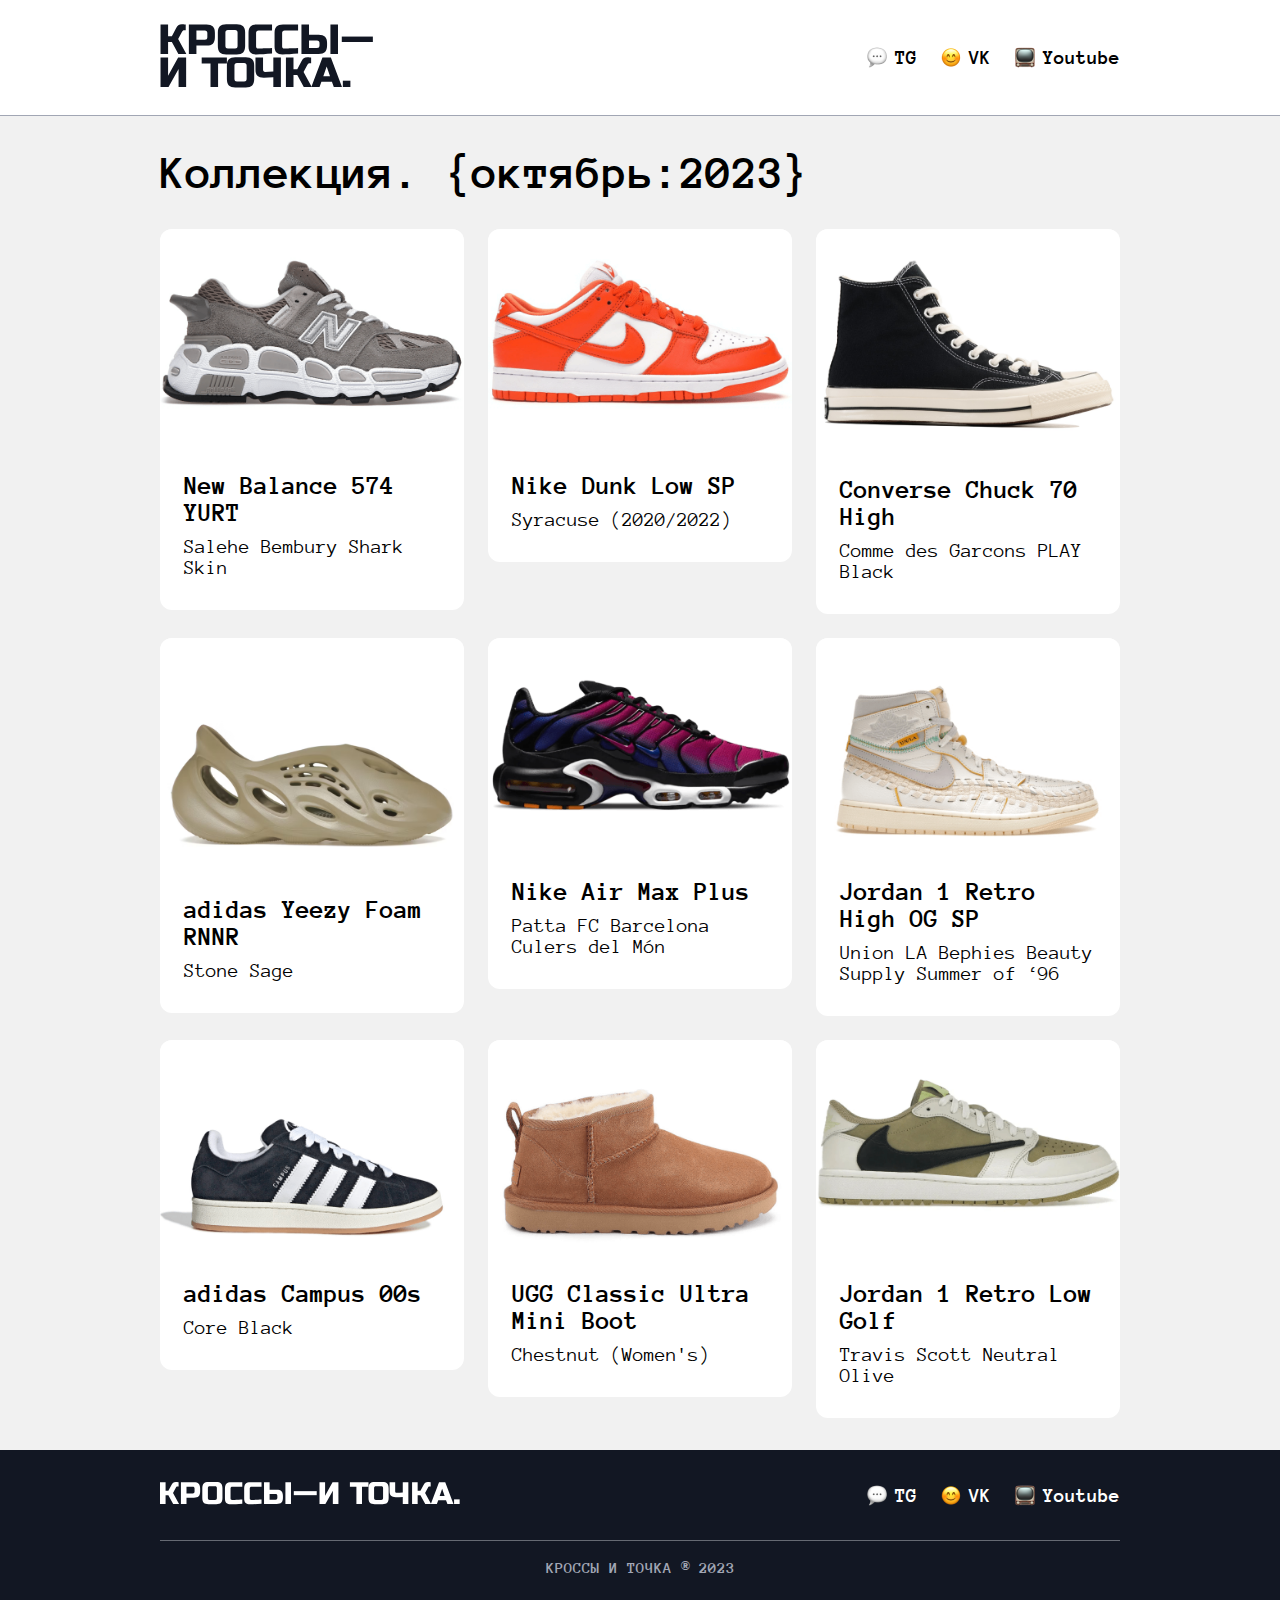
<file: index.html>
<!DOCTYPE html>
<html lang="ru">
  <head>
    <meta charset="UTF-8">
    <meta name="viewport" content="width=device-width, initial-scale=1.0">
    <title>Кроссы — и точка</title>
    <link rel="shortcut icon" href="images/icon.png" type="image/x-icon">
    <link rel="preconnect" href="https://fonts.googleapis.com">
    <link rel="preconnect" href="https://fonts.gstatic.com" crossorigin>
    <link href="https://fonts.googleapis.com/css2?family=Anonymous+Pro:wght@400;700&display=swap" rel="stylesheet">
    <link rel="stylesheet" href="styles/base.css">
    <link rel="stylesheet" href="styles/style_index.css"/>
  </head>
  <body>
    <header class="header">
      <div class="header_content">
        <a href="index.html"><img class="logo" src="images/logo.svg" alt="logo"></a>
        <ul class="social flex">
          <li><a href="https://t.me/lkmszd" class="icons">
            <img src="images/chat.png" alt="chat">
            TG
          </a></li>
          <li><a href="https://vk.com/lkmszd" class="icons">
            <img src="images/smile.png" alt="smile">
            VK
          </a></li>
          <li><a href="https://www.youtube.com/watch?v=dQw4w9WgXcQ" class="icons">
            <img src="images/tv.png" alt="tv">
            Youtube
          </a></li>
        </ul>
      </div>
    </header>
    <main>
      <h1>Коллекция. {октябрь:2023}</h1>
      <nav class="content flex">
        <div class="sneaker linked">
          <a href="pages/crocs_1.html" class="sneaker-link">
            <img alt="New Balance 574 YURT" src="images/index/6.png" class="container_image" />
            <div class="text flex">
              <h3 class="container__title">New Balance 574 YURT</h3>
              <p class="container__text">Salehe Bembury Shark Skin</p>
            </div>
          </a>
        </div>
        <div class="sneaker linked">
          <a href="pages/crocs_2.html" class="sneaker-link">
            <img alt="Nike Dunk Low SP" src="images/index/7.png" class="container_image" />
            <div class="text flex">
              <h3 class="container__title">Nike Dunk Low SP</h3>
              <p class="container__text">Syracuse (2020/2022)</p>
            </div>
          </a>
        </div>
        <div class="sneaker linked">
          <a href="pages/crocs_3.html" class="sneaker-link">
            <img alt="Converse Chuck Taylor All Star 70 Hi" src="images/index/10.png" class="container_image" />
            <div class="text flex">
              <h3 class="container__title">Converse Chuck 70 High</h3>
              <p class="container__text">Comme des Garcons PLAY Black</p>
            </div>
          </a>
        </div>
        <div class="sneaker">
          <img alt="adidas Yeezy Foam RNNR" src="images/index/9.png" class="container_image" />
          <div class="text flex">
            <h3 class="container__title">adidas Yeezy Foam RNNR</h3>
            <p class="container__text">Stone Sage</p>
          </div>
        </div>
        <div class="sneaker">
          <img alt="Nike Air Max Plus" src="images/index/1.png" class="container_image" />
          <div class="text flex">
            <h3 class="container__title">Nike Air Max Plus</h3>
            <p class="container__text">Patta FC Barcelona Culers del Món</p>
          </div>
        </div>
        <div class="sneaker">
          <img alt="Jordan 1 Retro High OG SP" src="images/index/2.png" class="container_image" />
          <div class="text flex">
            <h3 class="container__title">Jordan 1 Retro High OG SP</h3>
            <p class="container__text">Union LA Bephies Beauty Supply Summer of ‘96</p>
          </div>
        </div>
        <div class="sneaker">
          <img alt="adidas Campus 00s" src="images/index/3.png" class="container_image" />
          <div class="text flex">
            <h3 class="container__title">adidas Campus 00s</h3>
            <p class="container__text">Core Black</p>
          </div>
        </div>
        <div class="sneaker">
          <img alt="UGG Classic Ultra Mini Boot" src="images/index/5.png" class="container_image" />
          <div class="text flex">
            <h3 class="container__title">UGG Classic Ultra Mini Boot</h3>
            <p class="container__text">Chestnut (Women's)</p>
          </div>
        </div>
        <div class="sneaker">
          <img alt="Jordan 1 Retro Low Golf" src="images/index/8.png" class="container_image" />
          <div class="text flex">
            <h3 class="container__title">Jordan 1 Retro Low Golf</h3>
            <p class="container__text">Travis Scott Neutral Olive</p>
          </div>
        </div>
      </nav>
    </main>
    <footer class="footer">
      <div class="footer_main">
        <div class="footer_content flex">
          <a href="index.html"><img src="images/footer-logo.svg" alt="footer-logo" class="footer-logo"></a>
          <ul class="social flex">
            <li><a href="https://t.me/lkmszd" class="icons">
              <img src="images/chat.png" alt="chat">
              TG
            </a></li>
            <li><a href="https://vk.com/lkmszd" class="icons">
              <img src="images/smile.png" alt="smile">
              VK
            </a></li>
            <li><a href="https://www.youtube.com/watch?v=dQw4w9WgXcQ" class="icons">
              <img src="images/tv.png" alt="tv">
              Youtube
            </a></li>
          </ul>
        </div>
        <div class="footer_copyright">
          <hr class="line" id="footer_line">
          <span class="footer_copyright-text">кроссы и точка ® 2023</span>
        </div>
      </div>
    </footer>
  </body>
</html>
</file>
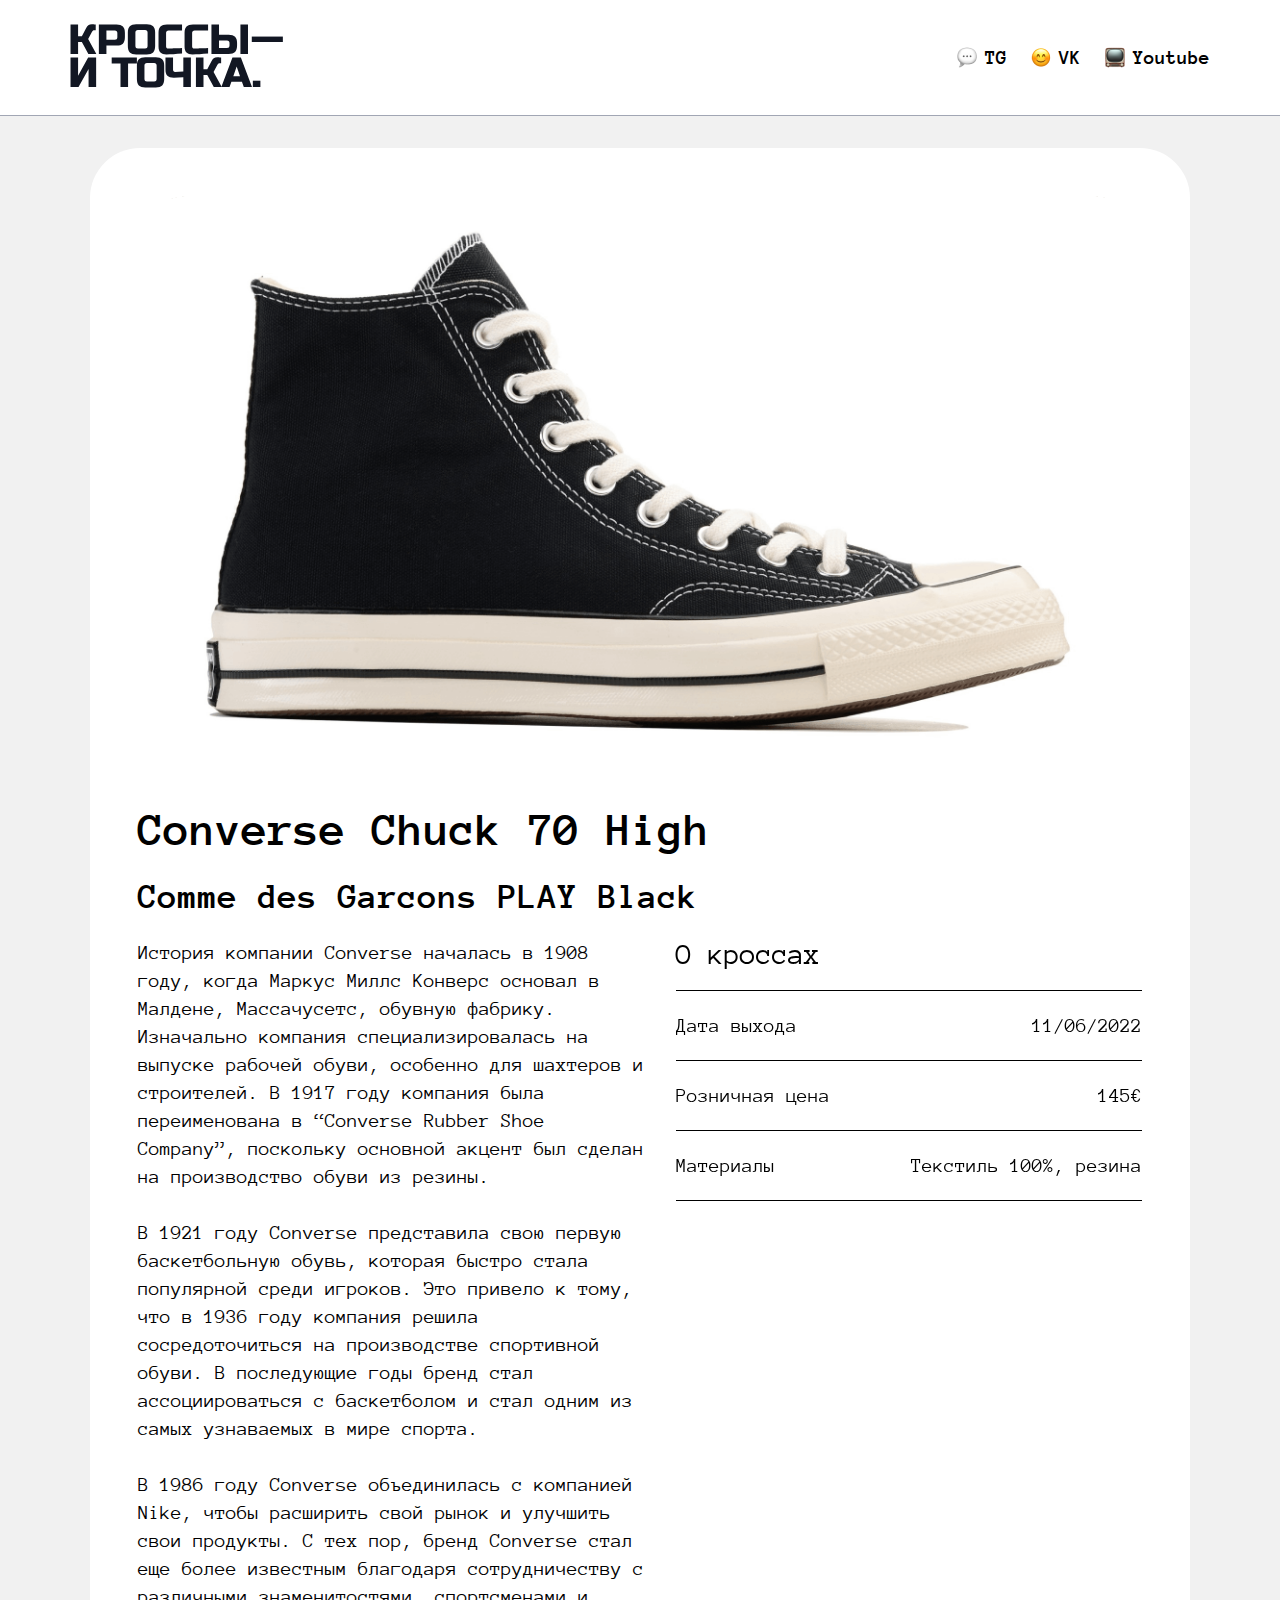
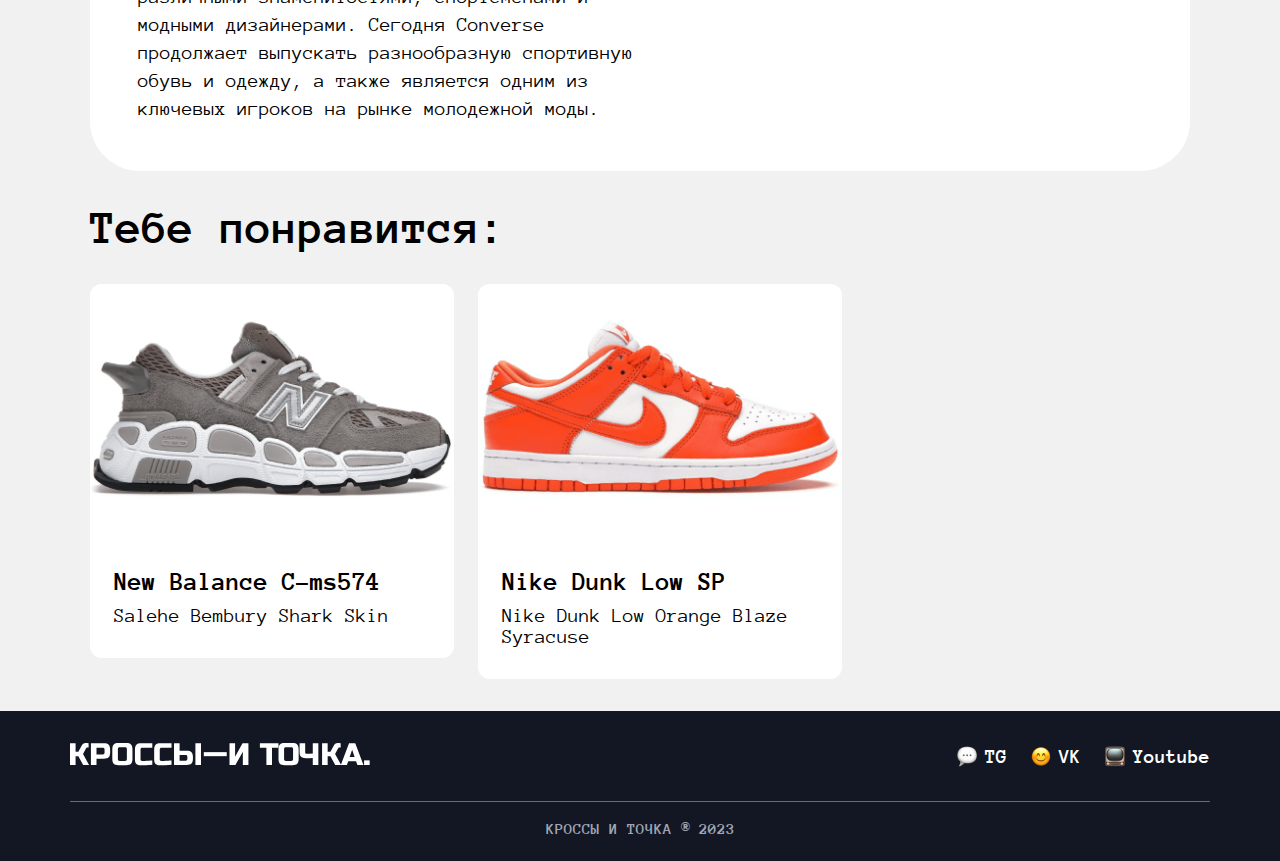
<file: pages/converse.html>
<!DOCTYPE html>
<html lang="ru">
  <head>
    <meta charset="UTF-8">
    <meta name="viewport" content="width=device-width, initial-scale=1.0">
    <title>Кроссы — и точка</title>
    <link rel="shortcut icon" href="../images/icon.png" type="image/x-icon">
    <link rel="preconnect" href="https://fonts.googleapis.com">
    <link rel="preconnect" href="https://fonts.gstatic.com" crossorigin>
    <link href="https://fonts.googleapis.com/css2?family=Anonymous+Pro:wght@400;700&display=swap" rel="stylesheet">
    <link rel="stylesheet" href="../styles/base.css">
    <link rel="stylesheet" href="../styles/style_crocs.css"/>
  </head>
  <body>
    <header class="header">
      <div class="header_content">
        <a href="../index.html"><img class="logo" src="../images/logo.svg" alt="logo"></a>
        <ul class="social flex">
          <li><a href="https://t.me/lkmszd" class="icons">
            <img src="../images/chat.png" alt="chat">
            TG
          </a></li>
          <li><a href="https://vk.com/lkmszd" class="icons">
            <img src="../images/smile.png" alt="smile">
            VK
          </a></li>
          <li><a href="https://www.youtube.com/watch?v=dQw4w9WgXcQ" class="icons">
            <img src="../images/tv.png" alt="tv">
            Youtube
          </a></li>
        </ul>
      </div>
    </header>
    <main>
      <div class="main_crocs">
        <img src="../images/crocs/sneaker-big_3.png" alt="Converse Chuck 70 High" class="main_crocs_image">
        <div class="main_information">
            <h1>Converse Chuck 70 High</h1>
            <h2>Comme des Garcons PLAY Black</h2>
            <div class="main_text">
                <div class="main_text_p">
                    <p style="line-height: 140%">История компании Converse началась в 1908 году, когда Маркус Миллс Конверс основал в Малдене, Массачусетс, обувную фабрику. Изначально компания специализировалась на выпуске рабочей обуви, особенно для шахтеров и строителей. В 1917 году компания была переименована в “Converse Rubber Shoe Company”, поскольку основной акцент был сделан на производство обуви из резины.</p>
                    <p style="line-height: 140%">В 1921 году Converse представила свою первую баскетбольную обувь, которая быстро стала популярной среди игроков. Это привело к тому, что в 1936 году компания решила сосредоточиться на производстве спортивной обуви. В последующие годы бренд стал ассоциироваться с баскетболом и стал одним из самых узнаваемых в мире спорта.</p>
                    <p style="line-height: 140%">В 1986 году Converse объединилась с компанией Nike, чтобы расширить свой рынок и улучшить свои продукты. С тех пор, бренд Converse стал еще более известным благодаря сотрудничеству с различными знаменитостями, спортсменами и модными дизайнерами. Сегодня Converse продолжает выпускать разнообразную спортивную обувь и одежду, а также является одним из ключевых игроков на рынке молодежной моды.</p>
                </div>
                <div class="main_text_info">
                    <h4>О кроссах</h4>
                    <div class="main_text_info_container flex">
                        <hr class="separator"><div class="main_text_info_cont flex">
                            <p>Дата выхода</p>
                            <p>11/06/2022</p>
                        </div><hr class="separator">
                        <div class="main_text_info_cont flex">
                            <p>Розничная цена</p>
                            <p>145€</p>
                        </div><hr class="separator">
                        <div class="main_text_info_cont flex">
                            <p>Материалы</p>
                            <p>Текстиль 100%, резина</p>
                        </div><hr class="separator">
                    </div>
                </div>
            </div>
        </div>
      </div>
      <div class="main_other flex">
        <h1 style="font-weight: 700;">Тебе понравится:</h1>
        <nav class="content flex">
          <div class="sneaker linked">
            <a href="newbalance.html" class="sneaker-link">
              <img alt="New Balance C-ms574" src="../images/index/6.png" class="container_image" />
              <div class="text flex">
                <h3 class="container__title">New Balance C-ms574</h3>
                <p class="container__text">Salehe Bembury Shark Skin</p>
              </div>
            </a>
          </div>
          <div class="sneaker linked">
            <a href="nike.html" class="sneaker-link">
              <img alt="Nike Dunk Low SP" src="../images/index/7.png" class="container_image" />
              <div class="text flex">
                <h3 class="container__title">Nike Dunk Low SP</h3>
                <p class="container__text">Nike Dunk Low Orange Blaze Syracuse</p>
              </div>
            </a>
          </div>
        </nav>
      </div>
    </main>
    <footer class="footer">
      <div class="footer_main">
        <div class="footer_content flex">
          <a href="../index.html"><img src="../images/footer-logo.svg" alt="footer-logo" class="footer-logo"></a>
          <ul class="social flex">
            <li><a href="https://t.me/lkmszd" class="icons">
              <img src="../images/chat.png" alt="chat">
              TG
            </a></li>
            <li><a href="https://vk.com/lkmszd" class="icons">
              <img src="../images/smile.png" alt="smile">
              VK
            </a></li>
            <li><a href="https://www.youtube.com/watch?v=dQw4w9WgXcQ" class="icons">
              <img src="../images/tv.png" alt="tv">
              Youtube
            </a></li>
          </ul>
        </div>
        <div class="footer_copyright">
          <hr class="line" id="footer_line">
          <span class="footer_copyright-text">кроссы и точка ® 2023</span>
        </div>
      </div>
    </footer>
  </body>
</html>
</file>
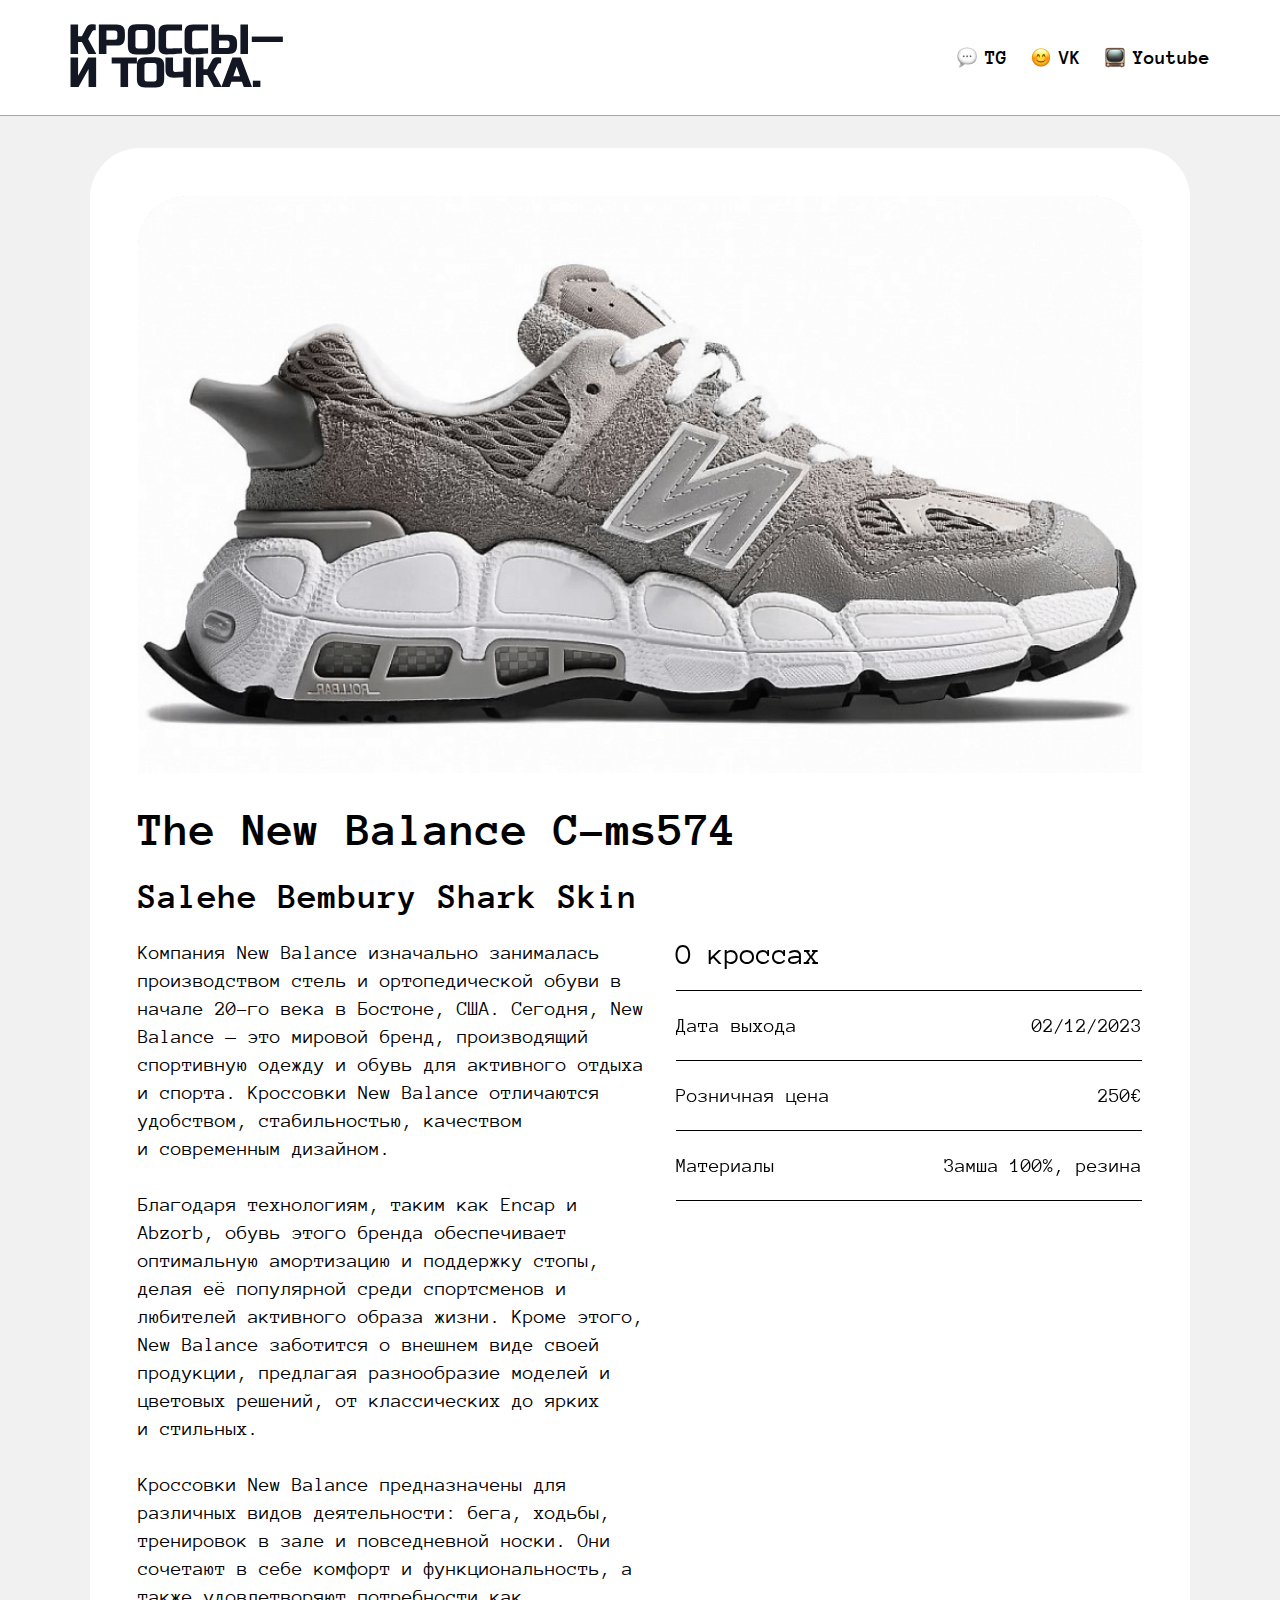
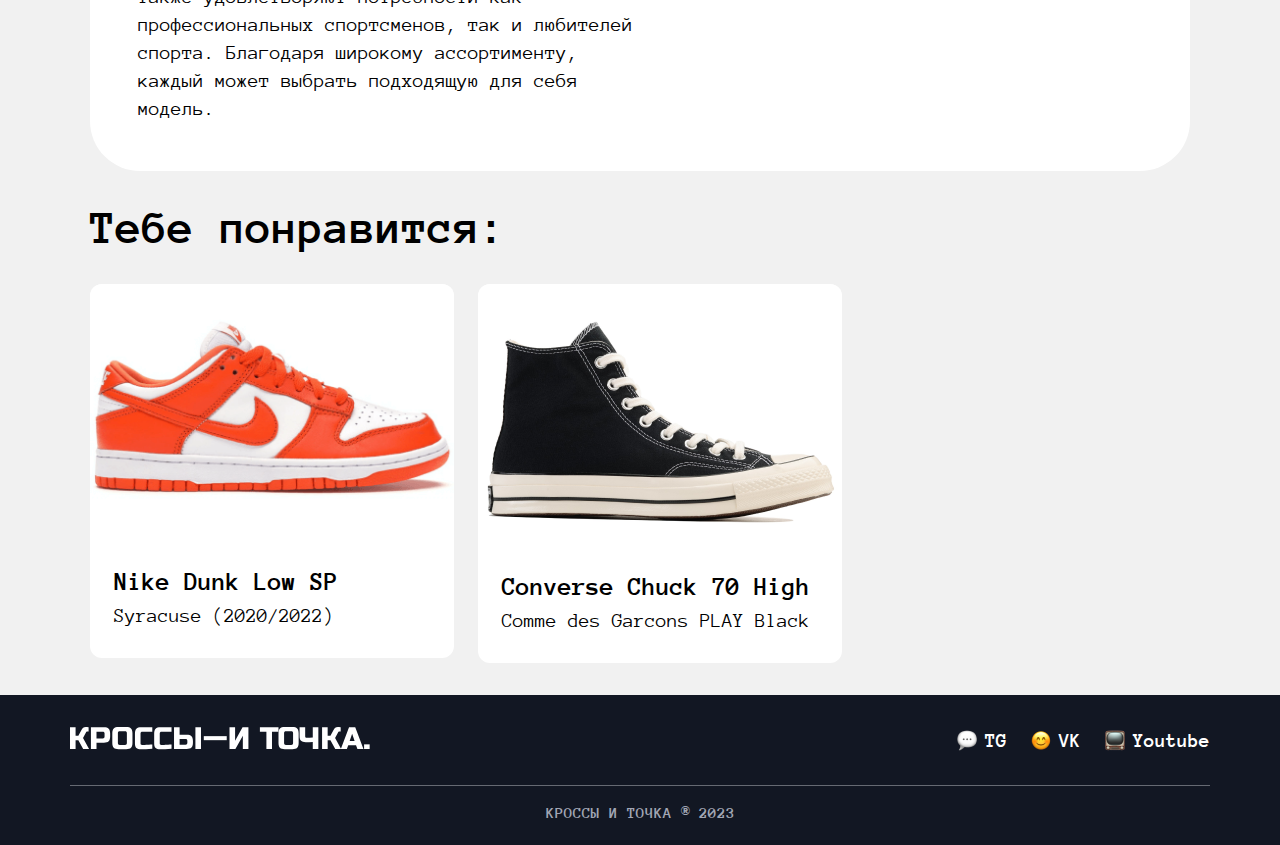
<file: pages/crocs_1.html>
<!DOCTYPE html>
<html lang="ru">
  <head>
    <meta charset="UTF-8">
    <meta name="viewport" content="width=device-width, initial-scale=1.0">
    <title>Кроссы — и точка</title>
    <link rel="shortcut icon" href="../images/icon.png" type="image/x-icon">
    <link rel="preconnect" href="https://fonts.googleapis.com">
    <link rel="preconnect" href="https://fonts.gstatic.com" crossorigin>
    <link href="https://fonts.googleapis.com/css2?family=Anonymous+Pro:wght@400;700&display=swap" rel="stylesheet">
    <link rel="stylesheet" href="../styles/base.css">
    <link rel="stylesheet" href="../styles/style_crocs.css"/>
  </head>
  <body>
    <header class="header">
      <div class="header_content">
        <a href="../index.html"><img class="logo" src="../images/logo.svg" alt="logo"></a>
        <ul class="social flex">
          <li><a href="https://t.me/lkmszd" class="icons">
            <img src="../images/chat.png" alt="chat">
            TG
          </a></li>
          <li><a href="https://vk.com/lkmszd" class="icons">
            <img src="../images/smile.png" alt="smile">
            VK
          </a></li>
          <li><a href="https://www.youtube.com/watch?v=dQw4w9WgXcQ" class="icons">
            <img src="../images/tv.png" alt="tv">
            Youtube
          </a></li>
        </ul>
      </div>
    </header>
    <main>
      <div class="main_crocs">
        <img src="../images/crocs/sneaker-big_1.png" alt="The New Balance C-ms574" class="main_crocs_image">
        <div class="main_information">
            <h1>The New Balance C-ms574</h1>
            <h2>Salehe Bembury Shark Skin</h2>
            <div class="main_text">
                <div class="main_text_p">
                    <p style="line-height: 140%">Компания New Balance изначально занималась производством стель и ортопедической обуви в начале 20-го века в Бостоне, США. Сегодня, New Balance — это мировой бренд, производящий спортивную одежду и обувь для активного отдыха и спорта. Кроссовки New Balance отличаются удобством, стабильностью, качеством и современным дизайном.</p>
                    <p style="line-height: 140%">Благодаря технологиям, таким как Encap и Abzorb, обувь этого бренда обеспечивает оптимальную амортизацию и поддержку стопы, делая её популярной среди спортсменов и любителей активного образа жизни. Кроме этого, New Balance заботится о внешнем виде своей продукции, предлагая разнообразие моделей и цветовых решений, от классических до ярких и стильных.</p>
                    <p style="line-height: 140%">Кроссовки New Balance предназначены для различных видов деятельности: бега, ходьбы, тренировок в зале и повседневной носки. Они сочетают в себе комфорт и функциональность, а также удовлетворяют потребности как профессиональных спортсменов, так и любителей спорта. Благодаря широкому ассортименту, каждый может выбрать подходящую для себя модель.</p>
                </div>
                <div class="main_text_info">
                    <h4>О кроссах</h4>
                    <div class="main_text_info_container flex">
                        <hr class="separator"><div class="main_text_info_cont flex">
                            <p>Дата выхода</p>
                            <p>02/12/2023</p>
                        </div><hr class="separator">
                        <div class="main_text_info_cont flex">
                            <p>Розничная цена</p>
                            <p>250€</p>
                        </div><hr class="separator">
                        <div class="main_text_info_cont flex">
                            <p>Материалы</p>
                            <p>Замша 100%, резина</p>
                        </div><hr class="separator">
                    </div>
                </div>
            </div>
        </div>
      </div>
      <div class="main_other flex">
        <h1 style="font-weight: 700;">Тебе понравится:</h1>
        <nav class="content flex">
          <div class="sneaker linked">
            <a href="crocs_2.html" class="sneaker-link">
              <img alt="Nike Dunk Low SP" src="../images/index/7.png" class="container_image" />
              <div class="text flex">
                <h3 class="container__title">Nike Dunk Low SP</h3>
                <p class="container__text">Syracuse (2020/2022)</p>
              </div>
            </a>
          </div>
          <div class="sneaker linked">
            <a href="crocs_3.html" class="sneaker-link">
              <img alt="Converse Chuck Taylor All Star 70 Hi" src="../images/index/10.png" class="container_image" />
              <div class="text flex">
                <h3 class="container__title">Converse Chuck 70 High</h3>
                <p class="container__text">Comme des Garcons PLAY Black</p>
              </div>
            </a>
          </div>
        </nav>
      </div>
    </main>
    <footer class="footer">
      <div class="footer_main">
        <div class="footer_content flex">
          <a href="../index.html"><img src="../images/footer-logo.svg" alt="footer-logo" class="footer-logo"></a>
          <ul class="social flex">
            <li><a href="https://t.me/lkmszd" class="icons">
              <img src="../images/chat.png" alt="chat">
              TG
            </a></li>
            <li><a href="https://vk.com/lkmszd" class="icons">
              <img src="../images/smile.png" alt="smile">
              VK
            </a></li>
            <li><a href="https://www.youtube.com/watch?v=dQw4w9WgXcQ" class="icons">
              <img src="../images/tv.png" alt="tv">
              Youtube
            </a></li>
          </ul>
        </div>
        <div class="footer_copyright">
          <hr class="line" id="footer_line">
          <span class="footer_copyright-text">кроссы и точка ® 2023</span>
        </div>
      </div>
    </footer>
  </body>
</html>
</file>
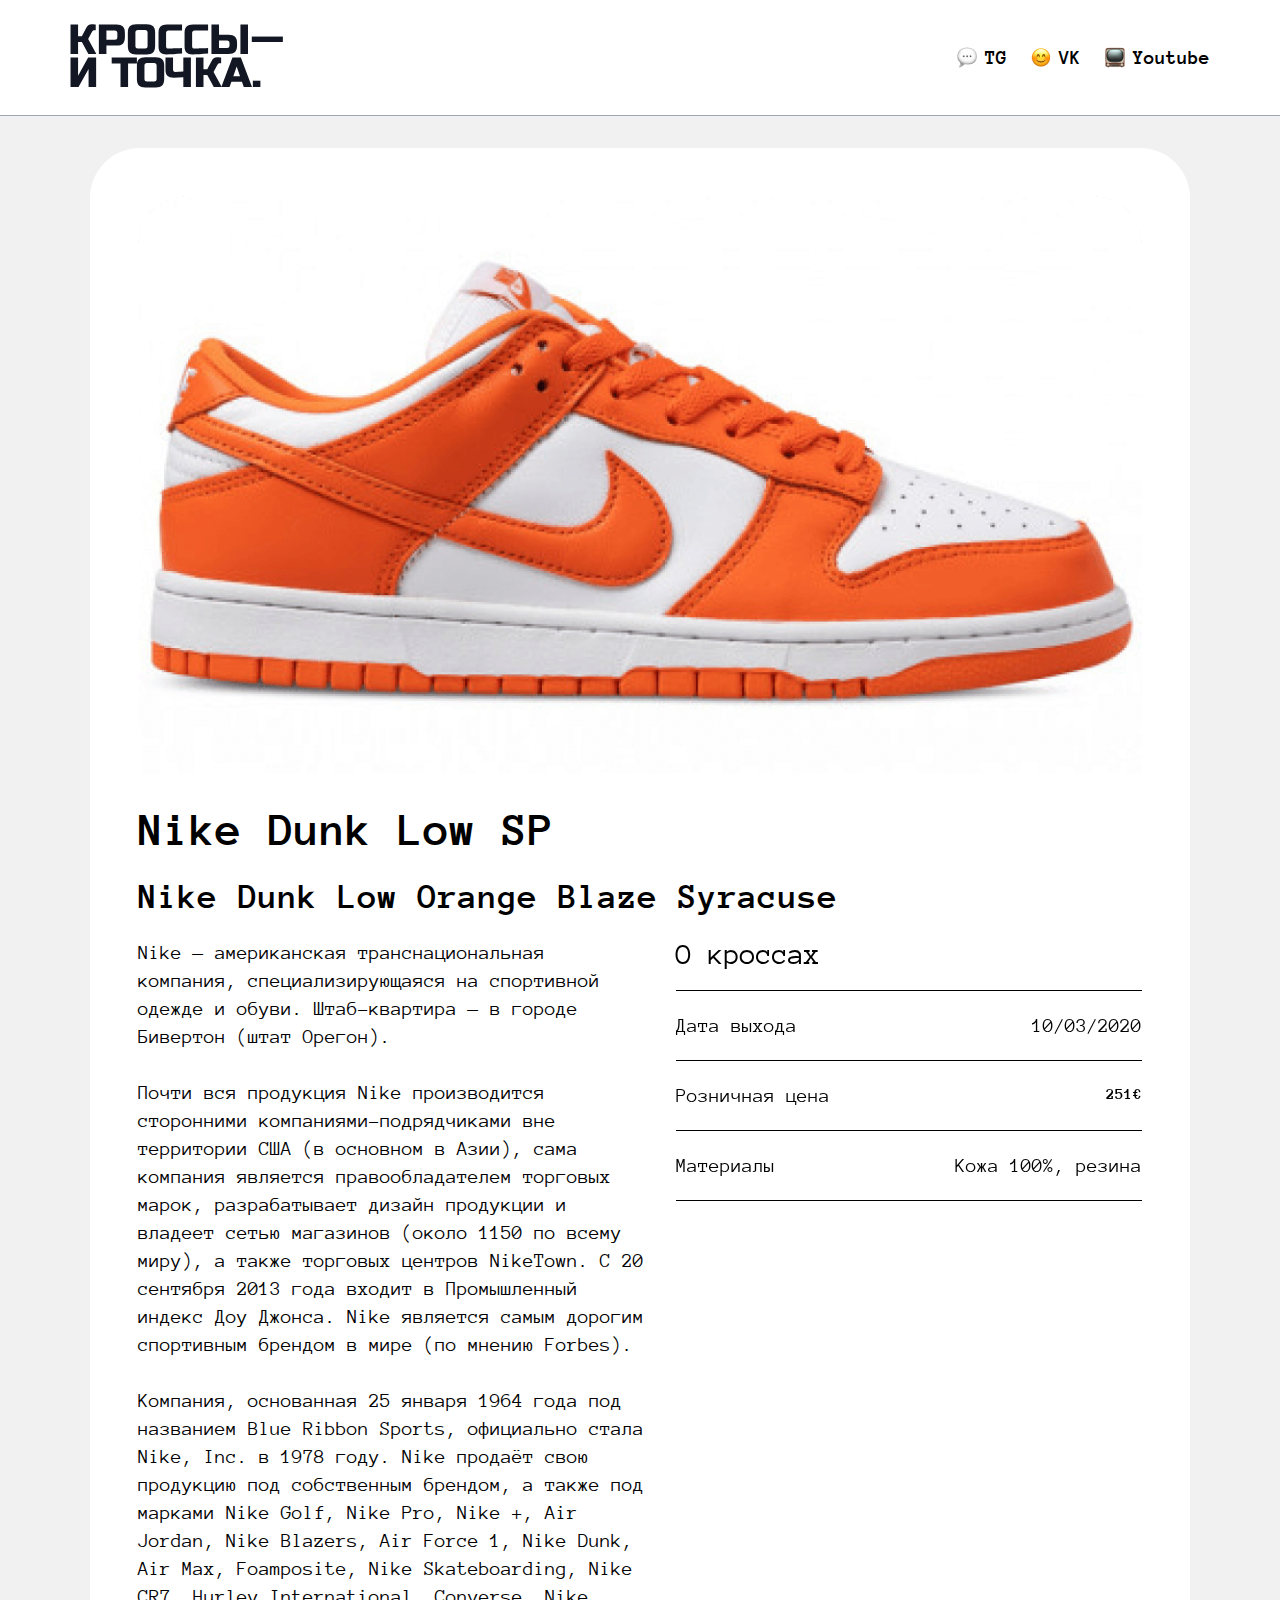
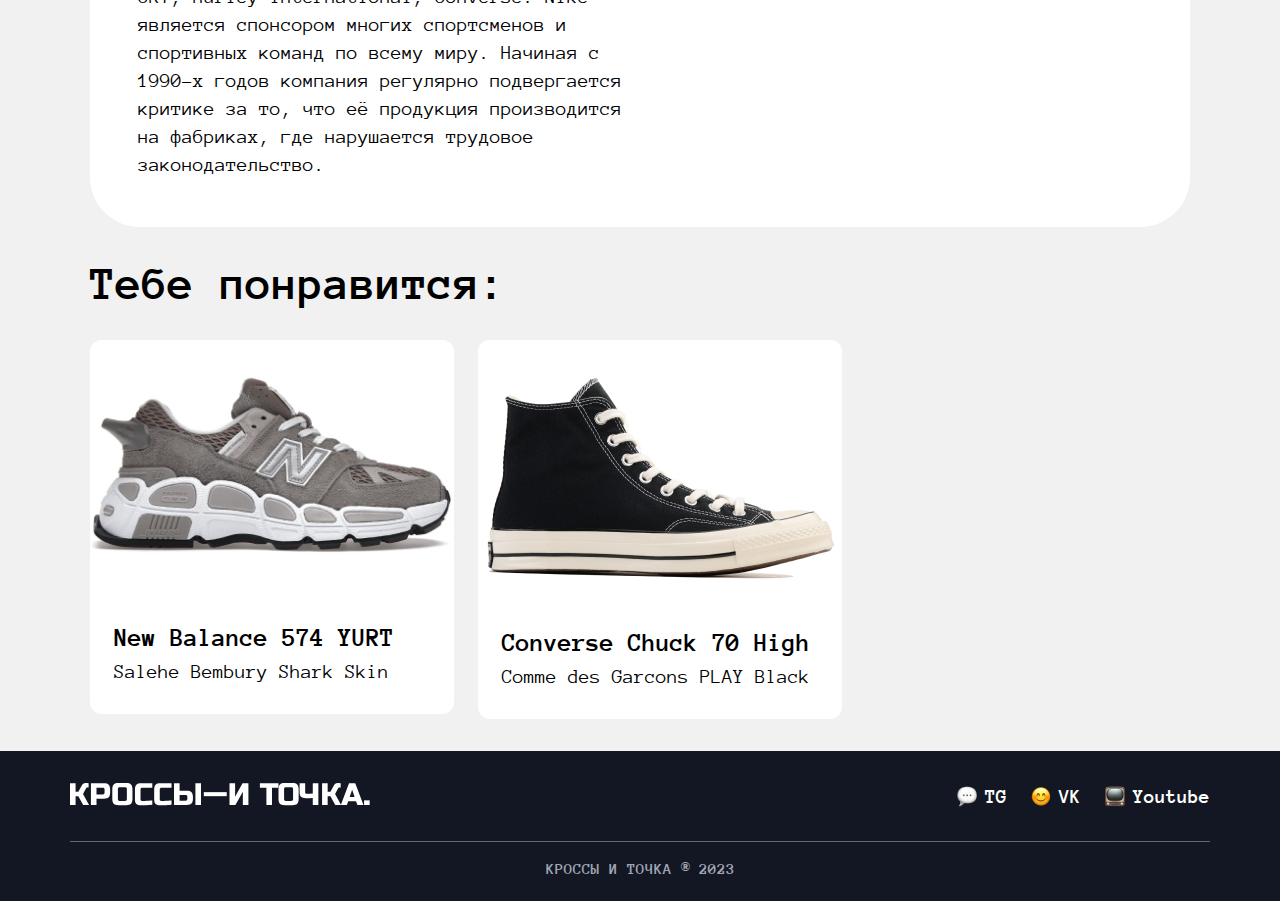
<file: pages/crocs_2.html>
<!DOCTYPE html>
<html lang="ru">
  <head>
    <meta charset="UTF-8">
    <meta name="viewport" content="width=device-width, initial-scale=1.0">
    <title>Кроссы — и точка</title>
    <link rel="shortcut icon" href="../images/icon.png" type="image/x-icon">
    <link rel="preconnect" href="https://fonts.googleapis.com">
    <link rel="preconnect" href="https://fonts.gstatic.com" crossorigin>
    <link href="https://fonts.googleapis.com/css2?family=Anonymous+Pro:wght@400;700&display=swap" rel="stylesheet">
    <link rel="stylesheet" href="../styles/base.css">
    <link rel="stylesheet" href="../styles/style_crocs.css"/>
  </head>
  <body>
    <header class="header">
      <div class="header_content">
        <a href="../index.html"><img class="logo" src="../images/logo.svg" alt="logo"></a>
        <ul class="social flex">
          <li><a href="https://t.me/lkmszd" class="icons">
            <img src="../images/chat.png" alt="chat">
            TG
          </a></li>
          <li><a href="https://vk.com/lkmszd" class="icons">
            <img src="../images/smile.png" alt="smile">
            VK
          </a></li>
          <li><a href="https://www.youtube.com/watch?v=dQw4w9WgXcQ" class="icons">
            <img src="../images/tv.png" alt="tv">
            Youtube
          </a></li>
        </ul>
      </div>
    </header>
    <main>
      <div class="main_crocs">
        <img src="../images/crocs/sneaker-big_2.png" alt="Nike Dunk Low SP" class="main_crocs_image">
        <div class="main_information">
            <h1>Nike Dunk Low SP</h1>
            <h2>Nike Dunk Low Orange Blaze Syracuse</h2>
            <div class="main_text">
                <div class="main_text_p">
                    <p style="line-height: 140%">Nike — американская транснациональная компания, специализирующаяся на спортивной одежде и обуви. Штаб-квартира — в городе Бивертон (штат Орегон).</p>
                    <p style="line-height: 140%">Почти вся продукция Nike производится сторонними компаниями-подрядчиками вне территории США (в основном в Азии), сама компания является правообладателем торговых марок, разрабатывает дизайн продукции и владеет сетью магазинов (около 1150 по всему миру), а также торговых центров NikeTown. С 20 сентября 2013 года входит в Промышленный индекс Доу Джонса. Nike является самым дорогим спортивным брендом в мире (по мнению Forbes).</p>
                    <p style="line-height: 140%">Компания, основанная 25 января 1964 года под названием Blue Ribbon Sports, официально стала Nike, Inc. в 1978 году. Nike продаёт свою продукцию под собственным брендом, а также под марками Nike Golf, Nike Pro, Nike +, Air Jordan, Nike Blazers, Air Force 1, Nike Dunk, Air Max, Foamposite, Nike Skateboarding, Nike CR7, Hurley International, Converse. Nike является спонсором многих спортсменов и спортивных команд по всему миру. Начиная с 1990-х годов компания регулярно подвергается критике за то, что её продукция производится на фабриках, где нарушается трудовое законодательство.</p>
                </div>
                <div class="main_text_info">
                    <h4>О кроссах</h4>
                    <div class="main_text_info_container flex">
                        <hr class="separator"><div class="main_text_info_cont flex">
                            <p>Дата выхода</p>
                            <p>10/03/2020</p>
                        </div><hr class="separator">
                        <div class="main_text_info_cont flex">
                            <p>Розничная цена</p>
                            <span class="info_text">251€</p>
                        </div><hr class="separator">
                        <div class="main_text_info_cont flex">
                            <p>Материалы</p>
                            <p>Кожа 100%, резина</p>
                        </div><hr class="separator">
                    </div>
                </div>
            </div>
        </div>
      </div>
    <div class="main_other flex">
        <h1 style="font-weight: 700;">Тебе понравится:</h1>
        <nav class="content flex">
          <div class="sneaker linked">
            <a href="crocs_1.html" class="sneaker-link">
              <img alt="New Balance 574 YURT" src="../images/index/6.png" class="container_image" />
              <div class="text flex">
                <h3 class="container__title">New Balance 574 YURT</h3>
                <p class="container__text">Salehe Bembury Shark Skin</p>
              </div>
            </a>
          </div>
          <div class="sneaker linked">
            <a href="crocs_3.html" class="sneaker-link">
              <img alt="Converse Chuck Taylor All Star 70 Hi" src="../images/index/10.png" class="container_image" />
              <div class="text flex">
                <h3 class="container__title">Converse Chuck 70 High</h3>
                <p class="container__text">Comme des Garcons PLAY Black</p>
              </div>
            </a>
          </div>
        </nav>
      </div>
    </main>
    <footer class="footer">
      <div class="footer_main">
        <div class="footer_content flex">
          <a href="../index.html"><img src="../images/footer-logo.svg" alt="footer-logo" class="footer-logo"></a>
          <ul class="social flex">
            <li><a href="https://t.me/lkmszd" class="icons">
              <img src="../images/chat.png" alt="chat">
              TG
            </a></li>
            <li><a href="https://vk.com/lkmszd" class="icons">
              <img src="../images/smile.png" alt="smile">
              VK
            </a></li>
            <li><a href="https://www.youtube.com/watch?v=dQw4w9WgXcQ" class="icons">
              <img src="../images/tv.png" alt="tv">
              Youtube
            </a></li>
          </ul>
        </div>
        <div class="footer_copyright">
          <hr class="line" id="footer_line">
          <span class="footer_copyright-text">кроссы и точка ® 2023</span>
        </div>
      </div>
    </footer>
  </body>
</html>
</file>
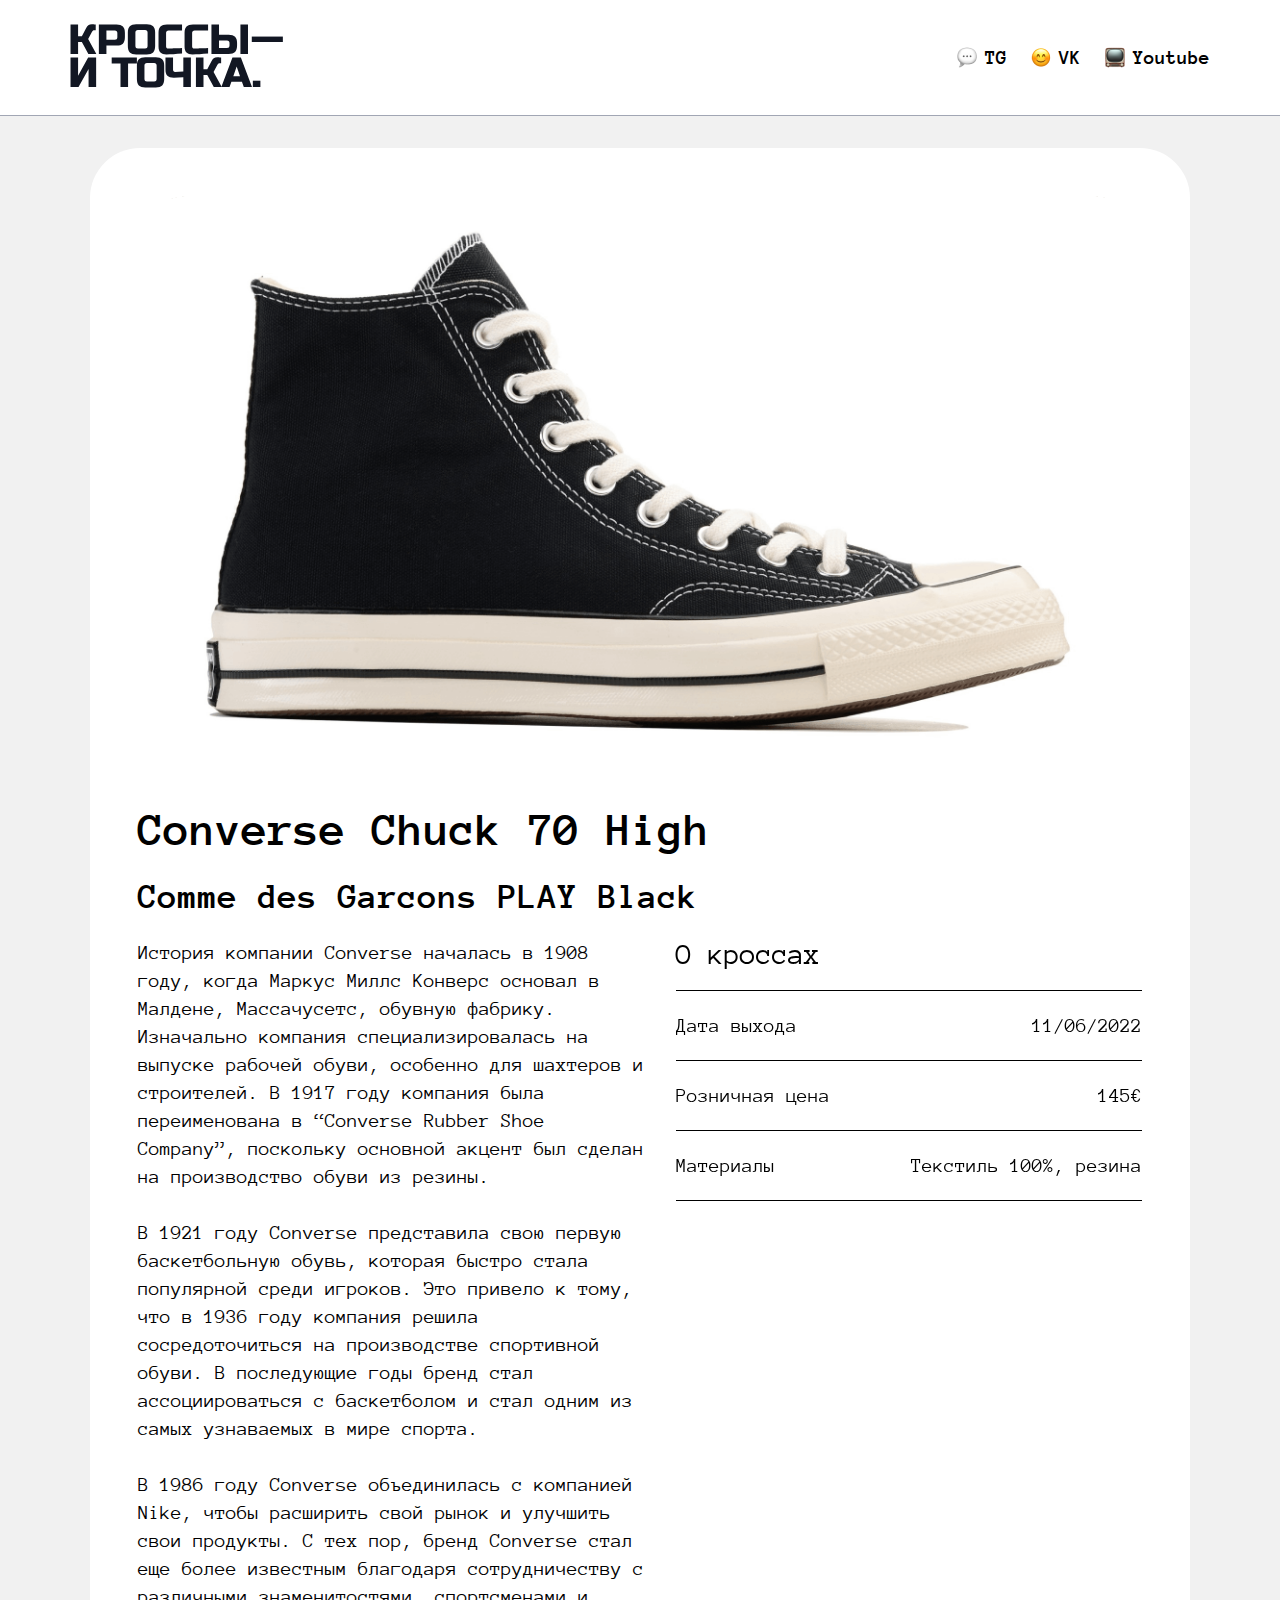
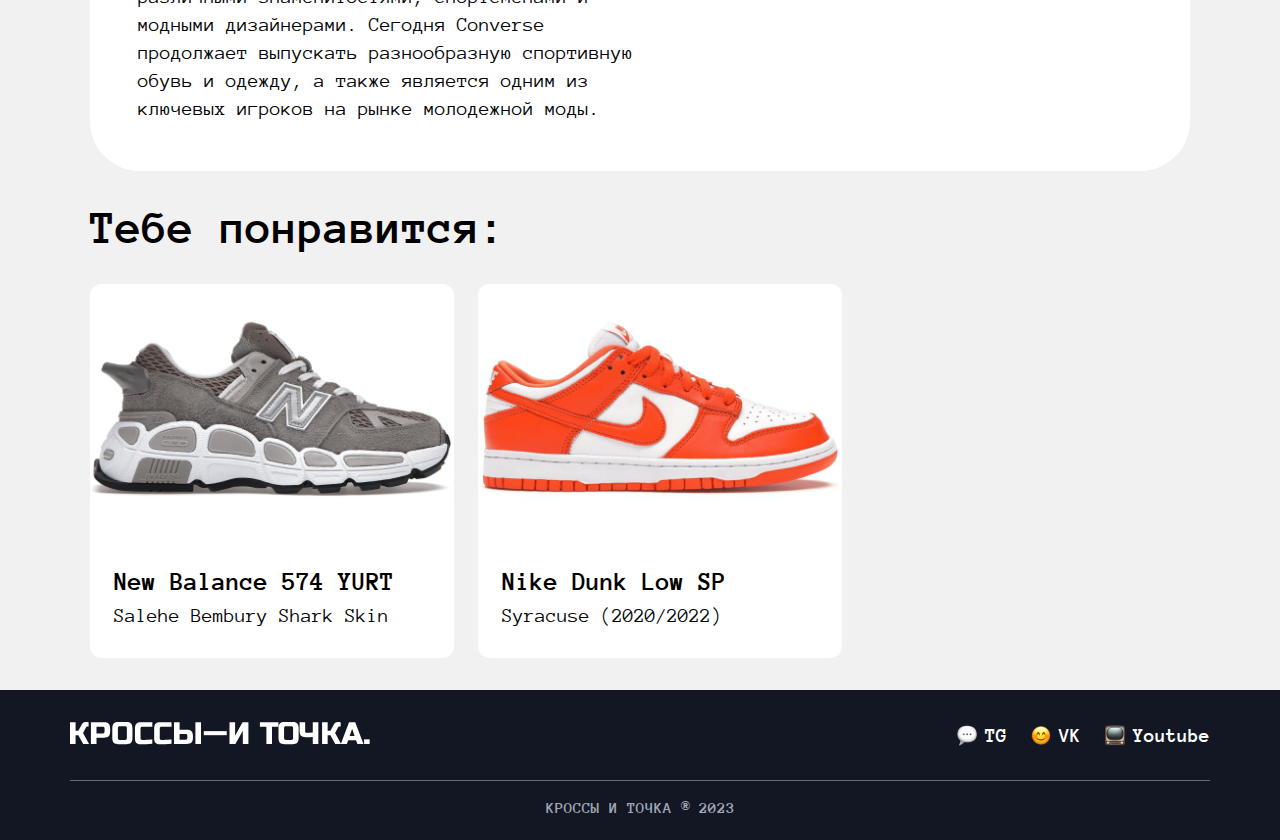
<file: pages/crocs_3.html>
<!DOCTYPE html>
<html lang="ru">
  <head>
    <meta charset="UTF-8">
    <meta name="viewport" content="width=device-width, initial-scale=1.0">
    <title>Кроссы — и точка</title>
    <link rel="shortcut icon" href="../images/icon.png" type="image/x-icon">
    <link rel="preconnect" href="https://fonts.googleapis.com">
    <link rel="preconnect" href="https://fonts.gstatic.com" crossorigin>
    <link href="https://fonts.googleapis.com/css2?family=Anonymous+Pro:wght@400;700&display=swap" rel="stylesheet">
    <link rel="stylesheet" href="../styles/base.css">
    <link rel="stylesheet" href="../styles/style_crocs.css"/>
  </head>
  <body>
    <header class="header">
      <div class="header_content">
        <a href="../index.html"><img class="logo" src="../images/logo.svg" alt="logo"></a>
        <ul class="social flex">
          <li><a href="https://t.me/lkmszd" class="icons">
            <img src="../images/chat.png" alt="chat">
            TG
          </a></li>
          <li><a href="https://vk.com/lkmszd" class="icons">
            <img src="../images/smile.png" alt="smile">
            VK
          </a></li>
          <li><a href="https://www.youtube.com/watch?v=dQw4w9WgXcQ" class="icons">
            <img src="../images/tv.png" alt="tv">
            Youtube
          </a></li>
        </ul>
      </div>
    </header>
    <main>
      <div class="main_crocs">
        <img src="../images/crocs/sneaker-big_3.png" alt="Converse Chuck 70 High" class="main_crocs_image">
        <div class="main_information">
            <h1>Converse Chuck 70 High</h1>
            <h2>Comme des Garcons PLAY Black</h2>
            <div class="main_text">
                <div class="main_text_p">
                    <p style="line-height: 140%">История компании Converse началась в 1908 году, когда Маркус Миллс Конверс основал в Малдене, Массачусетс, обувную фабрику. Изначально компания специализировалась на выпуске рабочей обуви, особенно для шахтеров и строителей. В 1917 году компания была переименована в “Converse Rubber Shoe Company”, поскольку основной акцент был сделан на производство обуви из резины.</p>
                    <p style="line-height: 140%">В 1921 году Converse представила свою первую баскетбольную обувь, которая быстро стала популярной среди игроков. Это привело к тому, что в 1936 году компания решила сосредоточиться на производстве спортивной обуви. В последующие годы бренд стал ассоциироваться с баскетболом и стал одним из самых узнаваемых в мире спорта.</p>
                    <p style="line-height: 140%">В 1986 году Converse объединилась с компанией Nike, чтобы расширить свой рынок и улучшить свои продукты. С тех пор, бренд Converse стал еще более известным благодаря сотрудничеству с различными знаменитостями, спортсменами и модными дизайнерами. Сегодня Converse продолжает выпускать разнообразную спортивную обувь и одежду, а также является одним из ключевых игроков на рынке молодежной моды.</p>
                </div>
                <div class="main_text_info">
                    <h4>О кроссах</h4>
                    <div class="main_text_info_container flex">
                        <hr class="separator"><div class="main_text_info_cont flex">
                            <p>Дата выхода</p>
                            <p>11/06/2022</p>
                        </div><hr class="separator">
                        <div class="main_text_info_cont flex">
                            <p>Розничная цена</p>
                            <p>145€</p>
                        </div><hr class="separator">
                        <div class="main_text_info_cont flex">
                            <p>Материалы</p>
                            <p>Текстиль 100%, резина</p>
                        </div><hr class="separator">
                    </div>
                </div>
            </div>
        </div>
      </div>
      <div class="main_other flex">
        <h1 style="font-weight: 700;">Тебе понравится:</h1>
        <nav class="content flex">
          <div class="sneaker linked">
            <a href="crocs_1.html" class="sneaker-link">
              <img alt="New Balance 574 YURT" src="../images/index/6.png" class="container_image" />
              <div class="text flex">
                <h3 class="container__title">New Balance 574 YURT</h3>
                <p class="container__text">Salehe Bembury Shark Skin</p>
              </div>
            </a>
          </div>
          <div class="sneaker linked">
            <a href="crocs_2.html" class="sneaker-link">
              <img alt="Nike Dunk Low SP" src="../images/index/7.png" class="container_image" />
              <div class="text flex">
                <h3 class="container__title">Nike Dunk Low SP</h3>
                <p class="container__text">Syracuse (2020/2022)</p>
              </div>
            </a>
          </div>
        </nav>
      </div>
    </main>
    <footer class="footer">
      <div class="footer_main">
        <div class="footer_content flex">
          <a href="../index.html"><img src="../images/footer-logo.svg" alt="footer-logo" class="footer-logo"></a>
          <ul class="social flex">
            <li><a href="https://t.me/lkmszd" class="icons">
              <img src="../images/chat.png" alt="chat">
              TG
            </a></li>
            <li><a href="https://vk.com/lkmszd" class="icons">
              <img src="../images/smile.png" alt="smile">
              VK
            </a></li>
            <li><a href="https://www.youtube.com/watch?v=dQw4w9WgXcQ" class="icons">
              <img src="../images/tv.png" alt="tv">
              Youtube
            </a></li>
          </ul>
        </div>
        <div class="footer_copyright">
          <hr class="line" id="footer_line">
          <span class="footer_copyright-text">кроссы и точка ® 2023</span>
        </div>
      </div>
    </footer>
  </body>
</html>
</file>
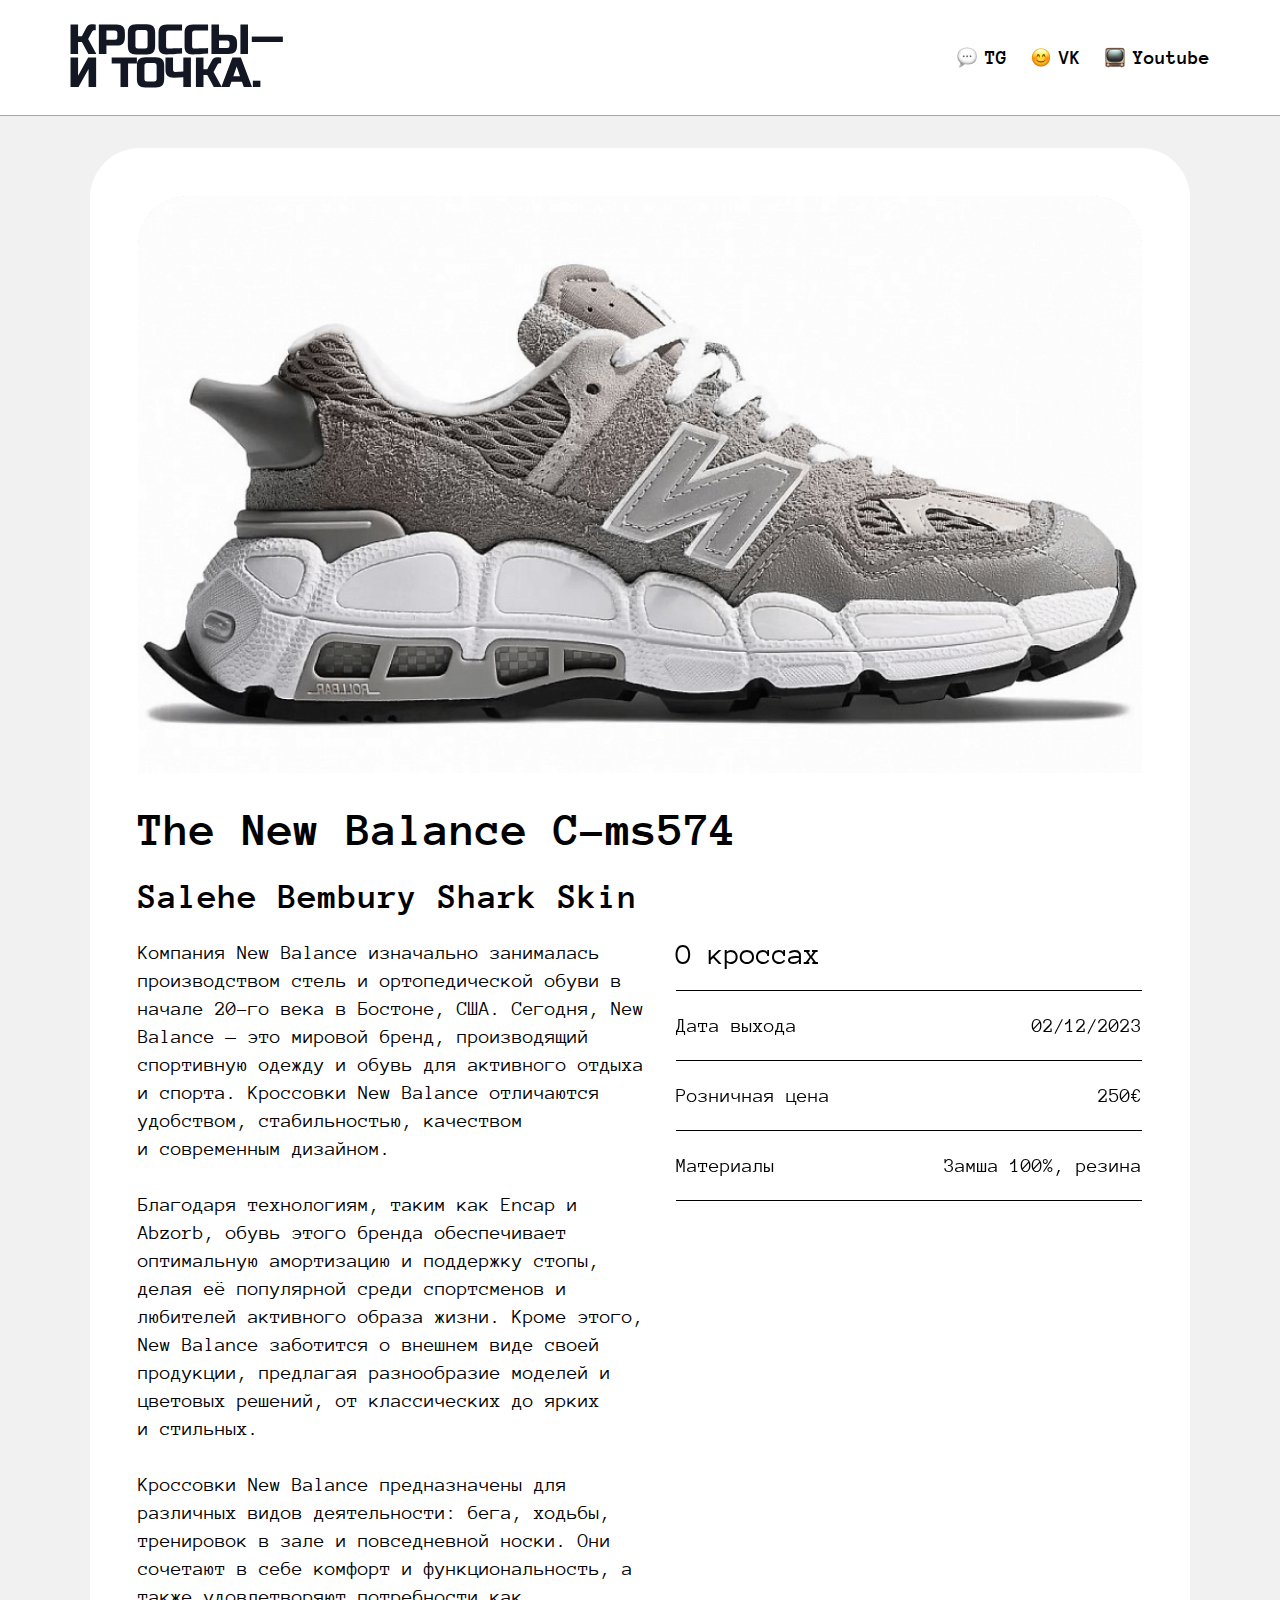
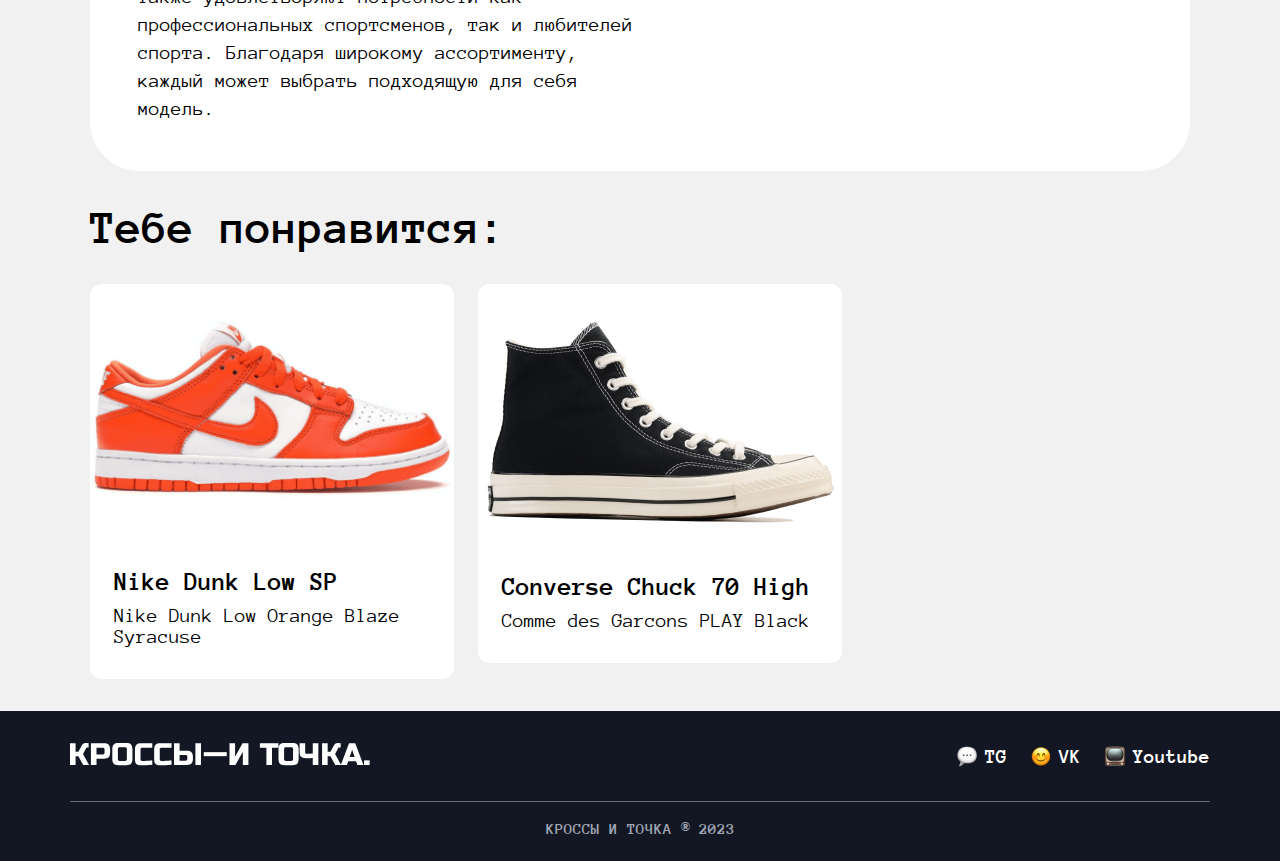
<file: pages/newbalance.html>
<!DOCTYPE html>
<html lang="ru">
  <head>
    <meta charset="UTF-8">
    <meta name="viewport" content="width=device-width, initial-scale=1.0">
    <title>Кроссы — и точка</title>
    <link rel="shortcut icon" href="../images/icon.png" type="image/x-icon">
    <link rel="preconnect" href="https://fonts.googleapis.com">
    <link rel="preconnect" href="https://fonts.gstatic.com" crossorigin>
    <link href="https://fonts.googleapis.com/css2?family=Anonymous+Pro:wght@400;700&display=swap" rel="stylesheet">
    <link rel="stylesheet" href="../styles/base.css">
    <link rel="stylesheet" href="../styles/style_crocs.css"/>
  </head>
  <body>
    <header class="header">
      <div class="header_content">
        <a href="../index.html"><img class="logo" src="../images/logo.svg" alt="logo"></a>
        <ul class="social flex">
          <li><a href="https://t.me/lkmszd" class="icons">
            <img src="../images/chat.png" alt="chat">
            TG
          </a></li>
          <li><a href="https://vk.com/lkmszd" class="icons">
            <img src="../images/smile.png" alt="smile">
            VK
          </a></li>
          <li><a href="https://www.youtube.com/watch?v=dQw4w9WgXcQ" class="icons">
            <img src="../images/tv.png" alt="tv">
            Youtube
          </a></li>
        </ul>
      </div>
    </header>
    <main>
      <div class="main_crocs">
        <img src="../images/crocs/sneaker-big_1.png" alt="The New Balance C-ms574" class="main_crocs_image">
        <div class="main_information">
            <h1>The New Balance C-ms574</h1>
            <h2>Salehe Bembury Shark Skin</h2>
            <div class="main_text">
                <div class="main_text_p">
                    <p style="line-height: 140%">Компания New Balance изначально занималась производством стель и ортопедической обуви в начале 20-го века в Бостоне, США. Сегодня, New Balance — это мировой бренд, производящий спортивную одежду и обувь для активного отдыха и спорта. Кроссовки New Balance отличаются удобством, стабильностью, качеством и современным дизайном.</p>
                    <p style="line-height: 140%">Благодаря технологиям, таким как Encap и Abzorb, обувь этого бренда обеспечивает оптимальную амортизацию и поддержку стопы, делая её популярной среди спортсменов и любителей активного образа жизни. Кроме этого, New Balance заботится о внешнем виде своей продукции, предлагая разнообразие моделей и цветовых решений, от классических до ярких и стильных.</p>
                    <p style="line-height: 140%">Кроссовки New Balance предназначены для различных видов деятельности: бега, ходьбы, тренировок в зале и повседневной носки. Они сочетают в себе комфорт и функциональность, а также удовлетворяют потребности как профессиональных спортсменов, так и любителей спорта. Благодаря широкому ассортименту, каждый может выбрать подходящую для себя модель.</p>
                </div>
                <div class="main_text_info">
                    <h4>О кроссах</h4>
                    <div class="main_text_info_container flex">
                        <hr class="separator"><div class="main_text_info_cont flex">
                            <p>Дата выхода</p>
                            <p>02/12/2023</p>
                        </div><hr class="separator">
                        <div class="main_text_info_cont flex">
                            <p>Розничная цена</p>
                            <p>250€</p>
                        </div><hr class="separator">
                        <div class="main_text_info_cont flex">
                            <p>Материалы</p>
                            <p>Замша 100%, резина</p>
                        </div><hr class="separator">
                    </div>
                </div>
            </div>
        </div>
      </div>
      <div class="main_other flex">
        <h1 style="font-weight: 700;">Тебе понравится:</h1>
        <nav class="content flex">
          <div class="sneaker linked">
            <a href="nike.html" class="sneaker-link">
              <img alt="Nike Dunk Low SP" src="../images/index/7.png" class="container_image" />
              <div class="text flex">
                <h3 class="container__title">Nike Dunk Low SP</h3>
                <p class="container__text">Nike Dunk Low Orange Blaze Syracuse</p>
              </div>
            </a>
          </div>
          <div class="sneaker linked">
            <a href="converse.html" class="sneaker-link">
              <img alt="Converse Chuck Taylor All Star 70 Hi" src="../images/index/10.png" class="container_image" />
              <div class="text flex">
                <h3 class="container__title">Converse Chuck 70 High</h3>
                <p class="container__text">Comme des Garcons PLAY Black</p>
              </div>
            </a>
          </div>
        </nav>
      </div>
    </main>
    <footer class="footer">
      <div class="footer_main">
        <div class="footer_content flex">
          <a href="../index.html"><img src="../images/footer-logo.svg" alt="footer-logo" class="footer-logo"></a>
          <ul class="social flex">
            <li><a href="https://t.me/lkmszd" class="icons">
              <img src="../images/chat.png" alt="chat">
              TG
            </a></li>
            <li><a href="https://vk.com/lkmszd" class="icons">
              <img src="../images/smile.png" alt="smile">
              VK
            </a></li>
            <li><a href="https://www.youtube.com/watch?v=dQw4w9WgXcQ" class="icons">
              <img src="../images/tv.png" alt="tv">
              Youtube
            </a></li>
          </ul>
        </div>
        <div class="footer_copyright">
          <hr class="line" id="footer_line">
          <span class="footer_copyright-text">кроссы и точка ® 2023</span>
        </div>
      </div>
    </footer>
  </body>
</html>
</file>
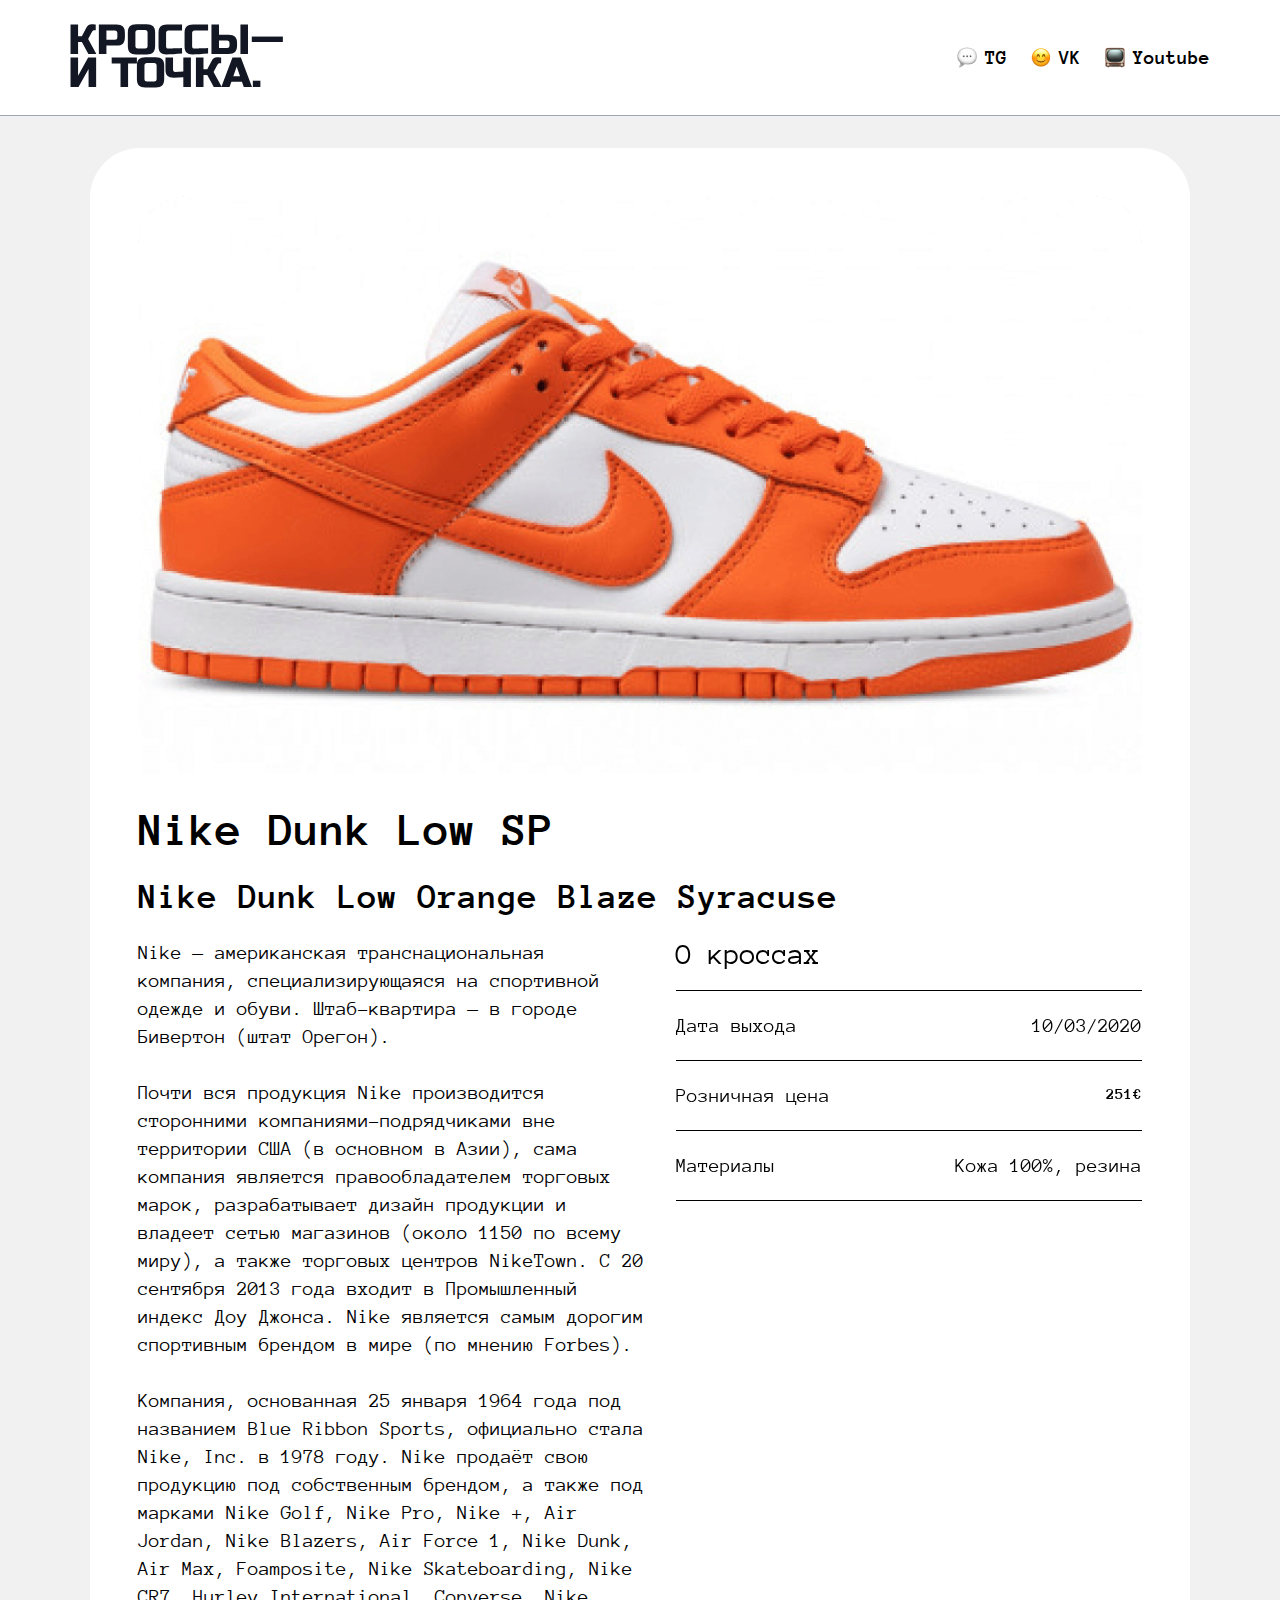
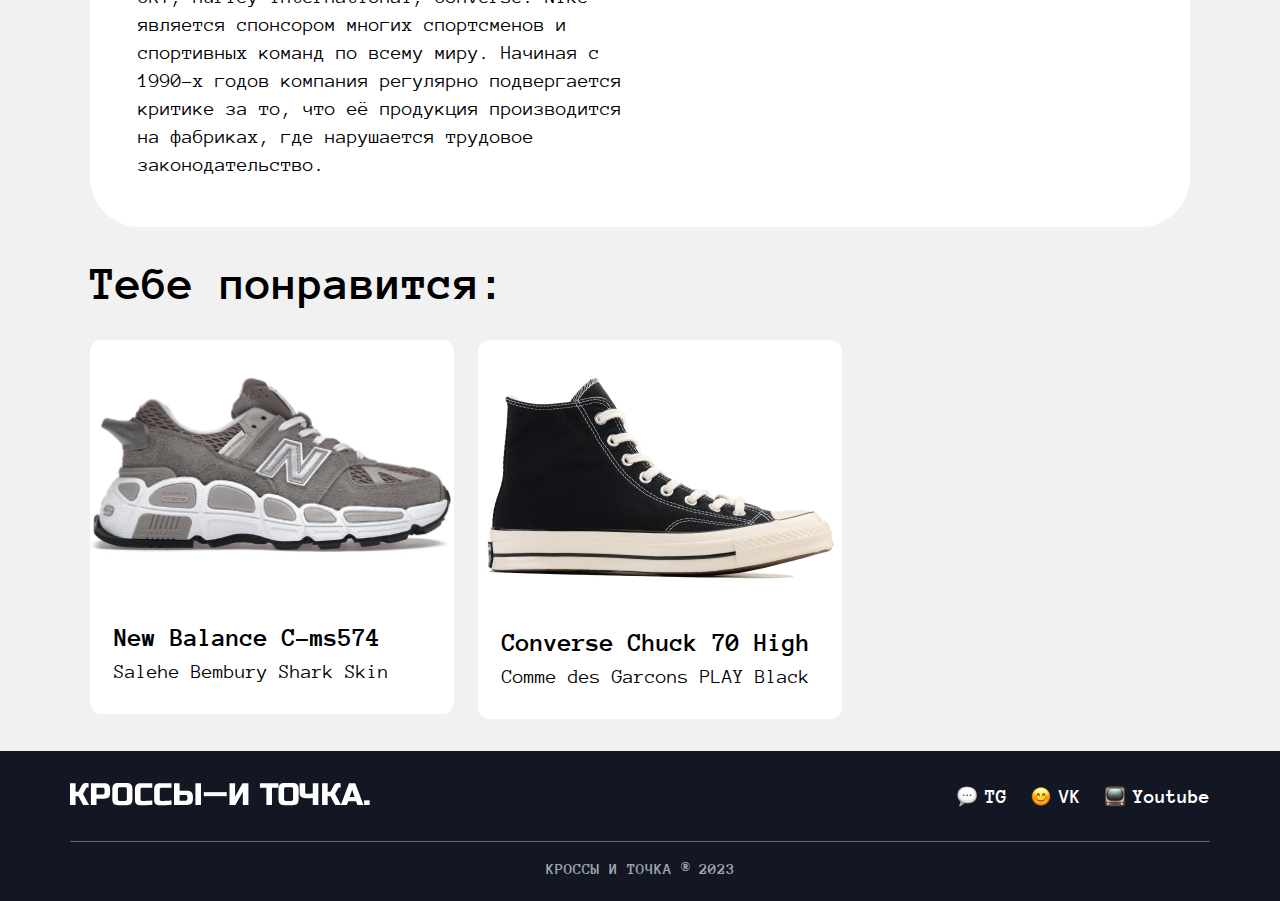
<file: pages/nike.html>
<!DOCTYPE html>
<html lang="ru">
  <head>
    <meta charset="UTF-8">
    <meta name="viewport" content="width=device-width, initial-scale=1.0">
    <title>Кроссы — и точка</title>
    <link rel="shortcut icon" href="../images/icon.png" type="image/x-icon">
    <link rel="preconnect" href="https://fonts.googleapis.com">
    <link rel="preconnect" href="https://fonts.gstatic.com" crossorigin>
    <link href="https://fonts.googleapis.com/css2?family=Anonymous+Pro:wght@400;700&display=swap" rel="stylesheet">
    <link rel="stylesheet" href="../styles/base.css">
    <link rel="stylesheet" href="../styles/style_crocs.css"/>
  </head>
  <body>
    <header class="header">
      <div class="header_content">
        <a href="../index.html"><img class="logo" src="../images/logo.svg" alt="logo"></a>
        <ul class="social flex">
          <li><a href="https://t.me/lkmszd" class="icons">
            <img src="../images/chat.png" alt="chat">
            TG
          </a></li>
          <li><a href="https://vk.com/lkmszd" class="icons">
            <img src="../images/smile.png" alt="smile">
            VK
          </a></li>
          <li><a href="https://www.youtube.com/watch?v=dQw4w9WgXcQ" class="icons">
            <img src="../images/tv.png" alt="tv">
            Youtube
          </a></li>
        </ul>
      </div>
    </header>
    <main>
      <div class="main_crocs">
        <img src="../images/crocs/sneaker-big_2.png" alt="Nike Dunk Low SP" class="main_crocs_image">
        <div class="main_information">
            <h1>Nike Dunk Low SP</h1>
            <h2>Nike Dunk Low Orange Blaze Syracuse</h2>
            <div class="main_text">
                <div class="main_text_p">
                    <p style="line-height: 140%">Nike — американская транснациональная компания, специализирующаяся на спортивной одежде и обуви. Штаб-квартира — в городе Бивертон (штат Орегон).</p>
                    <p style="line-height: 140%">Почти вся продукция Nike производится сторонними компаниями-подрядчиками вне территории США (в основном в Азии), сама компания является правообладателем торговых марок, разрабатывает дизайн продукции и владеет сетью магазинов (около 1150 по всему миру), а также торговых центров NikeTown. С 20 сентября 2013 года входит в Промышленный индекс Доу Джонса. Nike является самым дорогим спортивным брендом в мире (по мнению Forbes).</p>
                    <p style="line-height: 140%">Компания, основанная 25 января 1964 года под названием Blue Ribbon Sports, официально стала Nike, Inc. в 1978 году. Nike продаёт свою продукцию под собственным брендом, а также под марками Nike Golf, Nike Pro, Nike +, Air Jordan, Nike Blazers, Air Force 1, Nike Dunk, Air Max, Foamposite, Nike Skateboarding, Nike CR7, Hurley International, Converse. Nike является спонсором многих спортсменов и спортивных команд по всему миру. Начиная с 1990-х годов компания регулярно подвергается критике за то, что её продукция производится на фабриках, где нарушается трудовое законодательство.</p>
                </div>
                <div class="main_text_info">
                    <h4>О кроссах</h4>
                    <div class="main_text_info_container flex">
                        <hr class="separator"><div class="main_text_info_cont flex">
                            <p>Дата выхода</p>
                            <p>10/03/2020</p>
                        </div><hr class="separator">
                        <div class="main_text_info_cont flex">
                            <p>Розничная цена</p>
                            <span class="info_text">251€</p>
                        </div><hr class="separator">
                        <div class="main_text_info_cont flex">
                            <p>Материалы</p>
                            <p>Кожа 100%, резина</p>
                        </div><hr class="separator">
                    </div>
                </div>
            </div>
        </div>
      </div>
    <div class="main_other flex">
        <h1 style="font-weight: 700;">Тебе понравится:</h1>
        <nav class="content flex">
          <div class="sneaker linked">
            <a href="newbalance.html" class="sneaker-link">
              <img alt="New Balance C-ms574" src="../images/index/6.png" class="container_image" />
              <div class="text flex">
                <h3 class="container__title">New Balance C-ms574</h3>
                <p class="container__text">Salehe Bembury Shark Skin</p>
              </div>
            </a>
          </div>
          <div class="sneaker linked">
            <a href="converse.html" class="sneaker-link">
              <img alt="Converse Chuck Taylor All Star 70 Hi" src="../images/index/10.png" class="container_image" />
              <div class="text flex">
                <h3 class="container__title">Converse Chuck 70 High</h3>
                <p class="container__text">Comme des Garcons PLAY Black</p>
              </div>
            </a>
          </div>
        </nav>
      </div>
    </main>
    <footer class="footer">
      <div class="footer_main">
        <div class="footer_content flex">
          <a href="../index.html"><img src="../images/footer-logo.svg" alt="footer-logo" class="footer-logo"></a>
          <ul class="social flex">
            <li><a href="https://t.me/lkmszd" class="icons">
              <img src="../images/chat.png" alt="chat">
              TG
            </a></li>
            <li><a href="https://vk.com/lkmszd" class="icons">
              <img src="../images/smile.png" alt="smile">
              VK
            </a></li>
            <li><a href="https://www.youtube.com/watch?v=dQw4w9WgXcQ" class="icons">
              <img src="../images/tv.png" alt="tv">
              Youtube
            </a></li>
          </ul>
        </div>
        <div class="footer_copyright">
          <hr class="line" id="footer_line">
          <span class="footer_copyright-text">кроссы и точка ® 2023</span>
        </div>
      </div>
    </footer>
  </body>
</html>
</file>
<file: styles/base.css>
body {
  font-family: "Anonymous Pro", "Arial", sans-serif;
  font-weight: 700;
  background-color: #F1F1F1;
  display: flex;
  flex-direction: column;
  justify-content: center;
  align-items: center;
  margin: auto;
  gap: 32px;
}

.flex {
  display: flex;
  flex-wrap: wrap;
}

.header {
  background-color: white;
  border-bottom: 1px solid #A1A6B4;
}

.footer {
  color: white;
  background-color: #121723;
}

.header,
.footer {
  width: 100%;
  padding: 0 20px;
  display: flex;
  justify-content: center;
  align-items: center;
  box-sizing: border-box;
}

.icons {
  color: black;
  align-items: center;
  display: flex;
  flex-direction: row;
  gap: 8px;
  text-decoration: none;
}

.footer .icons {
  color: white;
}

.header_content,
main,
.footer_main {
  width: 100%;
  max-width: 1140px;
  display: flex;
  flex-direction: column;
  flex-wrap: wrap;
  justify-content: space-between;
  align-items: center;
  box-sizing: border-box;
}


.header_content {
  flex-direction: row;
  padding: 24px 0px;
  margin: 0;
  gap: 20px;
}

.social {
  font-size: 20px;
  gap: 24px;
  margin: 0;
  padding: 0;
  list-style: none;
}

main {
  justify-content: center;
  align-items: flex-start;
  padding: 0 20px;
  margin: 0;
  gap: 32px;
}

.content {
  align-items: flex-start;
  justify-content: center;
  gap: 24px;
  flex-grow: 1;
}

.footer_main {
  padding: 32px 0 24px 0;
  gap: 32px;
}

.footer_content {
  width: 100%;
  justify-content: space-between;
  align-items: center;
  gap: 32px;
  box-sizing: border-box;
}

.footer_copyright {
  display: flex;
  flex-direction: column;
  align-items: center;
  gap: 18px;
  box-sizing: border-box;
  width: 100%;

}

.footer-logo {
  max-width: 300px;
}

h1 {
  font-size: 48px;
  margin: 0px;
}

h2 {
	font-size: 36px;
  margin: 0px;
}

h3 {
	font-size: 26px;
  margin: 0px;
}

h4 {
  font-size: 30px;
  margin: 0;
  font-weight: 400;
}

p {
  font-size: 20px;
  margin: 0px;
  font-weight: 400;
}

.sneaker {
  width: 364px;
	display: flex;
  flex-direction: column;
  background-color: white;
  border-radius: 12px;
  overflow: hidden;
}

.sneaker-link {
  text-decoration: none;
}

.linked:hover {
  transition: 0.5s ease-in-out;
  transform: translateY(-10px);
  box-shadow: 0px 4px 4px 0px rgba(0, 0, 0, 0.25);
}

.container_image {
	width: 100%;
  align-self: stretch;
}

.text {
  display: flex;
  flex-direction: column;
  flex-wrap: wrap;
  box-sizing: border-box;
  width: 100%;
  padding: 32px 24px;
  gap: 10px;
  color: black;
}

.footer_copyright-text {
  font-size: 16px;
  margin: 0px;
  color: #A1A6B4;
  text-transform: uppercase;
}

.line {
  width: 100%;
  height: 1px;
  margin: 0px;
}

#footer_line {
  background-color: #E6E8EC;
  opacity: 40%;
  border: 0;
}
.icons:hover {
  color: rgb(80, 80, 255);
  transition: 0.5s;
}
</file>
<file: styles/style_index.css>
main {
  box-sizing: content-box;
}

@media screen and (max-width: 1439px) and (min-width: 1024px) {
  .header_content {
    max-width: 960px;
  }

  .sneaker {
    width: 304px;
  }

  main {
    max-width: 960px;
  }

  .footer_main {
    max-width: 960px;
  }
}

@media screen and (max-width: 1023px) and (min-width: 768px) {
  h1 {
    font-size: 42px;
  }

  .header_content {
    max-width: 720px;
  }

  .sneaker {
    width: 348px;
  }

  main {
    max-width: 720px;
  }

  .footer_main {
    max-width: 720px;
  }
}

@media screen and (max-width: 767px) {
  .header {
    padding: 0 16px;
  }

  .header_content {
    justify-content: space-around;
    width: 100%;
  }

  .logo {
    max-width: 215px;
    width: 100%;
  }

  h1 {
    font-size: 32px;
    text-align: center;
  }
  
  .footer_content {
    justify-content: space-around;
  }

  .sneaker {
    max-width: 343px;
    width: 100%;
  }

  main {
    justify-content: center;
    width: 100%;
    padding: 0 16px;
    box-sizing: border-box;
  }

  .footer {
    padding: 0 16px;
  }

  .footer_main {
    width: 100%;
  }

  .footer-logo {
    width: 100%;
  }
}
</file>
<file: styles/style_crocs.css>
.content {
  justify-content: flex-start;
}

.main_crocs {
  width: 100%;
  height: auto;
  display: flex;
  flex-direction: column;
  background-color: white;
  border-radius: 50px;
  padding: 48px;
  box-sizing: border-box;
  gap: 32px;
}

.main_crocs_image {
  width: 100%;
  align-self: stretch;
}

.main_information {
  display: flex;
  flex-direction: column;
  gap: 24px;
  width: 100%;
}

.main_text {
  display: flex;
  justify-content: space-between;
  align-items: flex-start;
  gap: 32px;
  flex-grow: 1;
}

.main_text_p {
  display: flex;
  flex-direction: column;
  gap: 28px;
  max-width: 506px;
}

.main_text_info {
  display: flex;
  flex-direction: column;
  width: 100%;
  gap: 20px;
  position: sticky;
  top: 15px;
}

.main_text_info_container {
  flex-direction: column;
  gap: 24px;
}

.main_text_info_cont {
  gap: 10px;
  justify-content: space-between;
}

.separator {
  background-color: black;
  width: 100%;
  height: 1px;
  margin: 0;
  border: none;
}

.main_other {
  flex-direction: column;
  gap: 32px;
  box-sizing: border-box;
}

.sneaker h3 {
  font-weight: 700;
}

.line {
  width: 100%;
  height: 1px;
  margin: 0px;
}

@media screen and (max-width: 1024px) {
  .header_content {
    justify-content: space-around;
  }

  .header {
    padding: 0 16px;
  }

  .main_other {
    align-items: flex-start;
  }

  .content {
    justify-content: center;
    flex-wrap: wrap;
  }

  .main_crocs {
    padding: 24px;
    border-radius: 12px;
  }

  .main_text {
    flex-wrap: wrap;
  }

  .main_text_p {
    max-width: none;
  }

  h1 {
    font-size: 32px;
  }  

  h2 {
    font-size: 20px;
  }

  h4 {
    font-size: 24px;
  }

  p {
    font-size: 16px;
  }

  .sneaker {
    max-width: 343px;
    width: 100%;
  }

  .footer_content {
    justify-content: space-around;
  }

  main {
    padding: 0 16px;
  }

  .footer-logo {
    max-width: 300px;
    width: 100%;
  }
  
  .logo {
    max-width: 215px;
    width: 100%;
  }

  .footer {
    padding: 0 16px;
  }
}

@media screen and (max-width: 768px) {
  .main_other {
    justify-content: flex-start;
    max-width: 343px;
  }

  main {
    align-items: center;
  }
}
</file>
